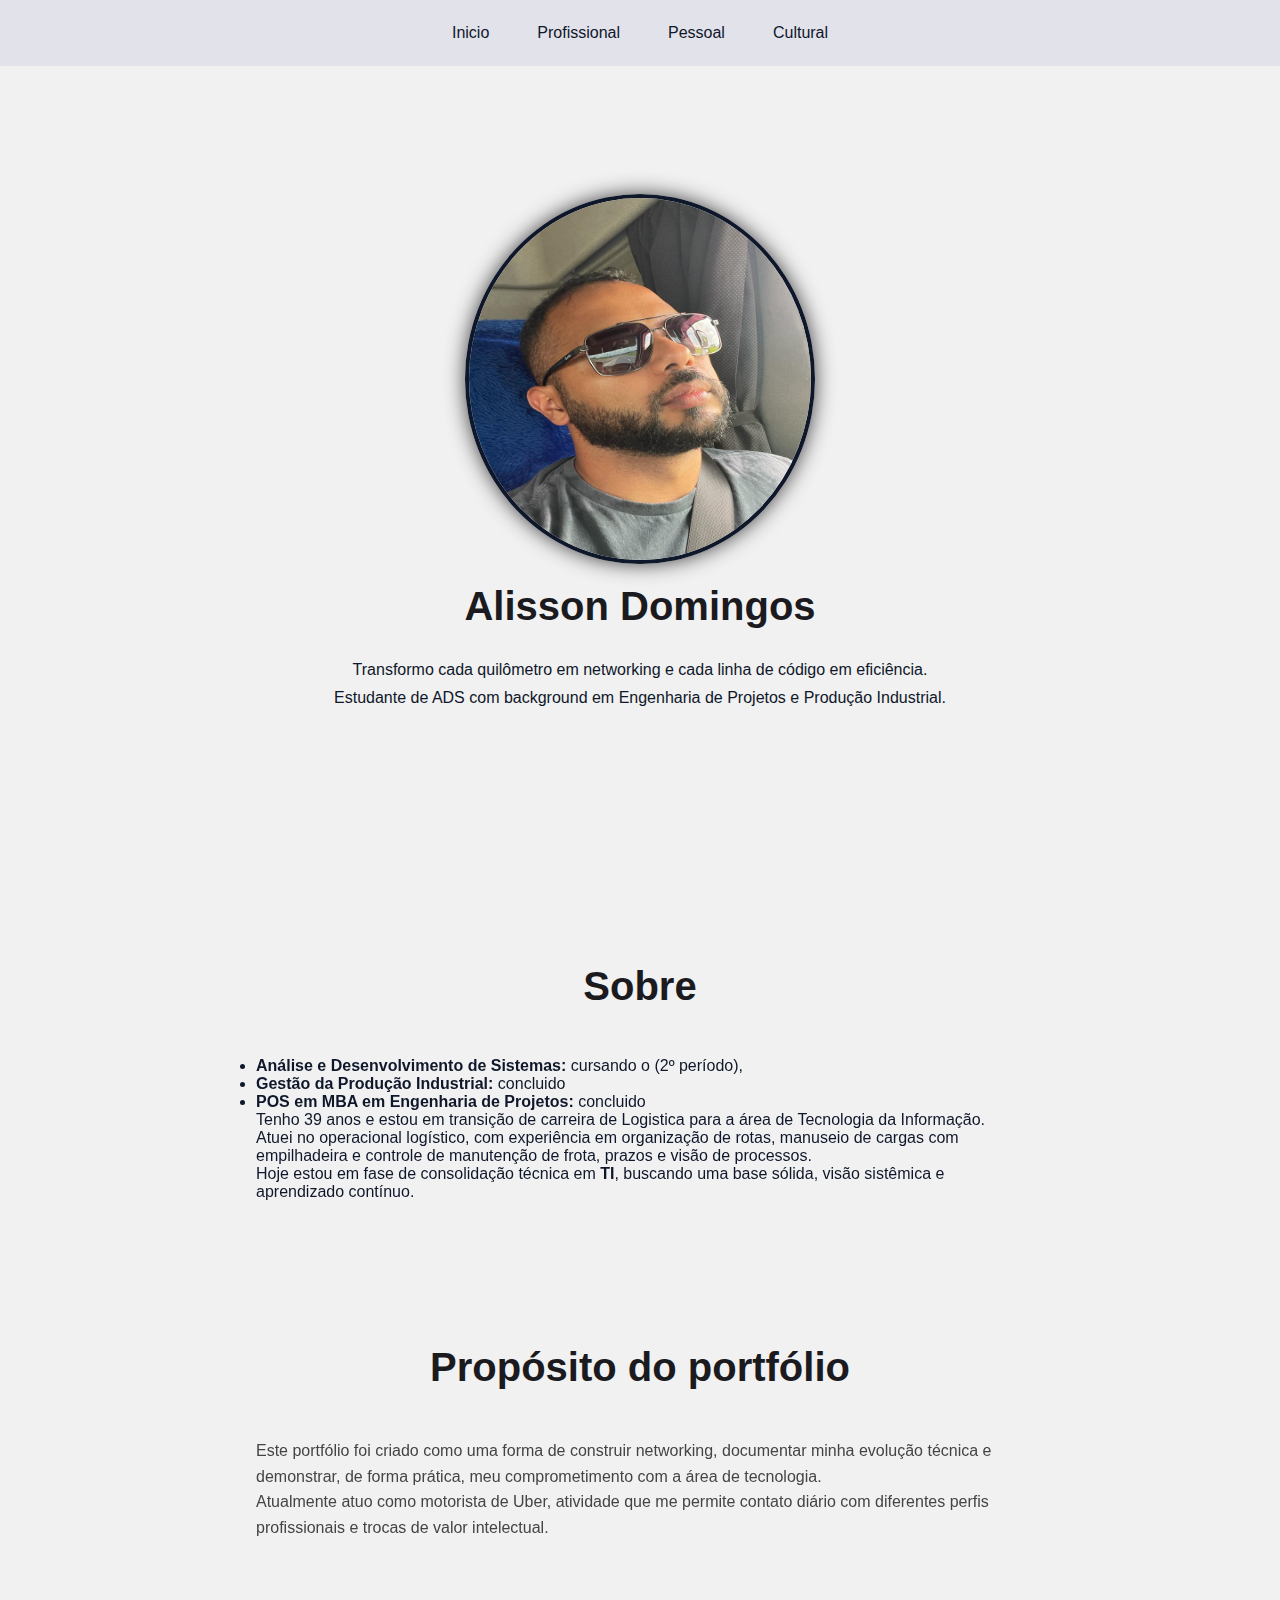
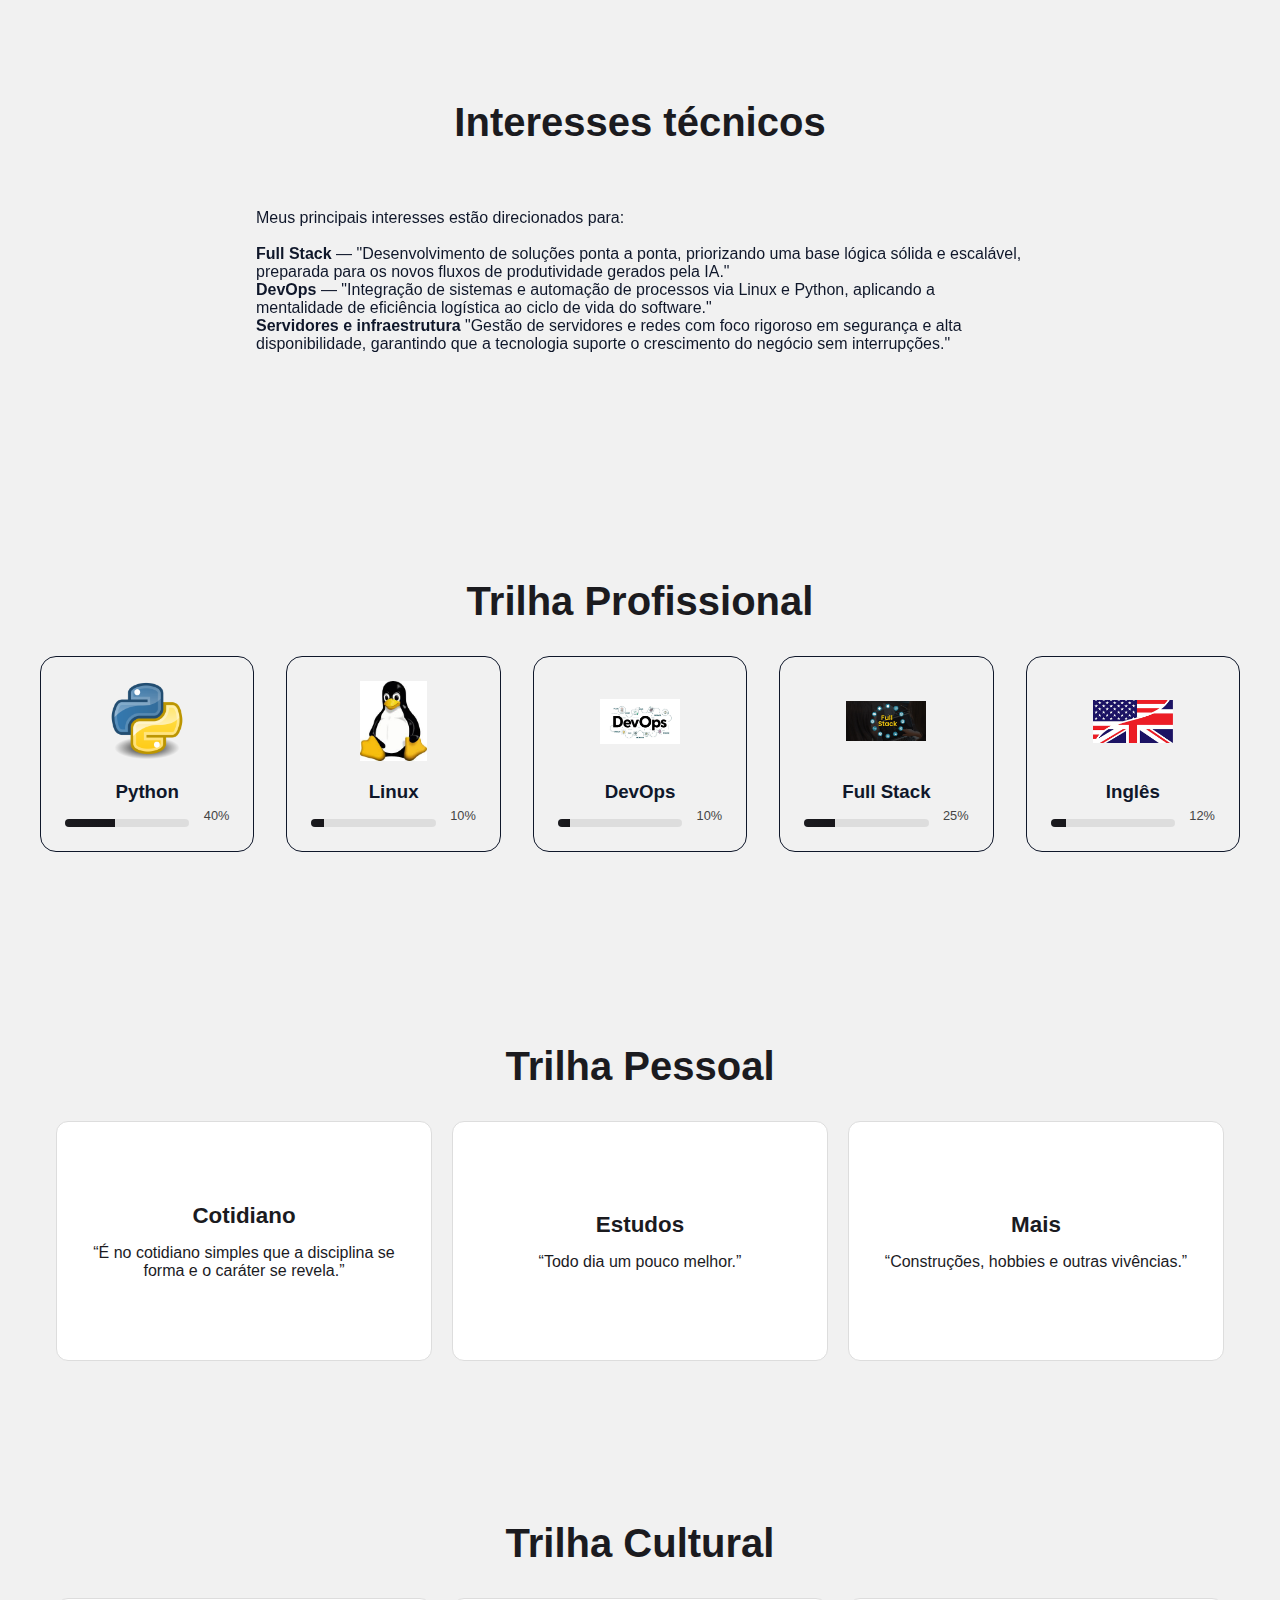
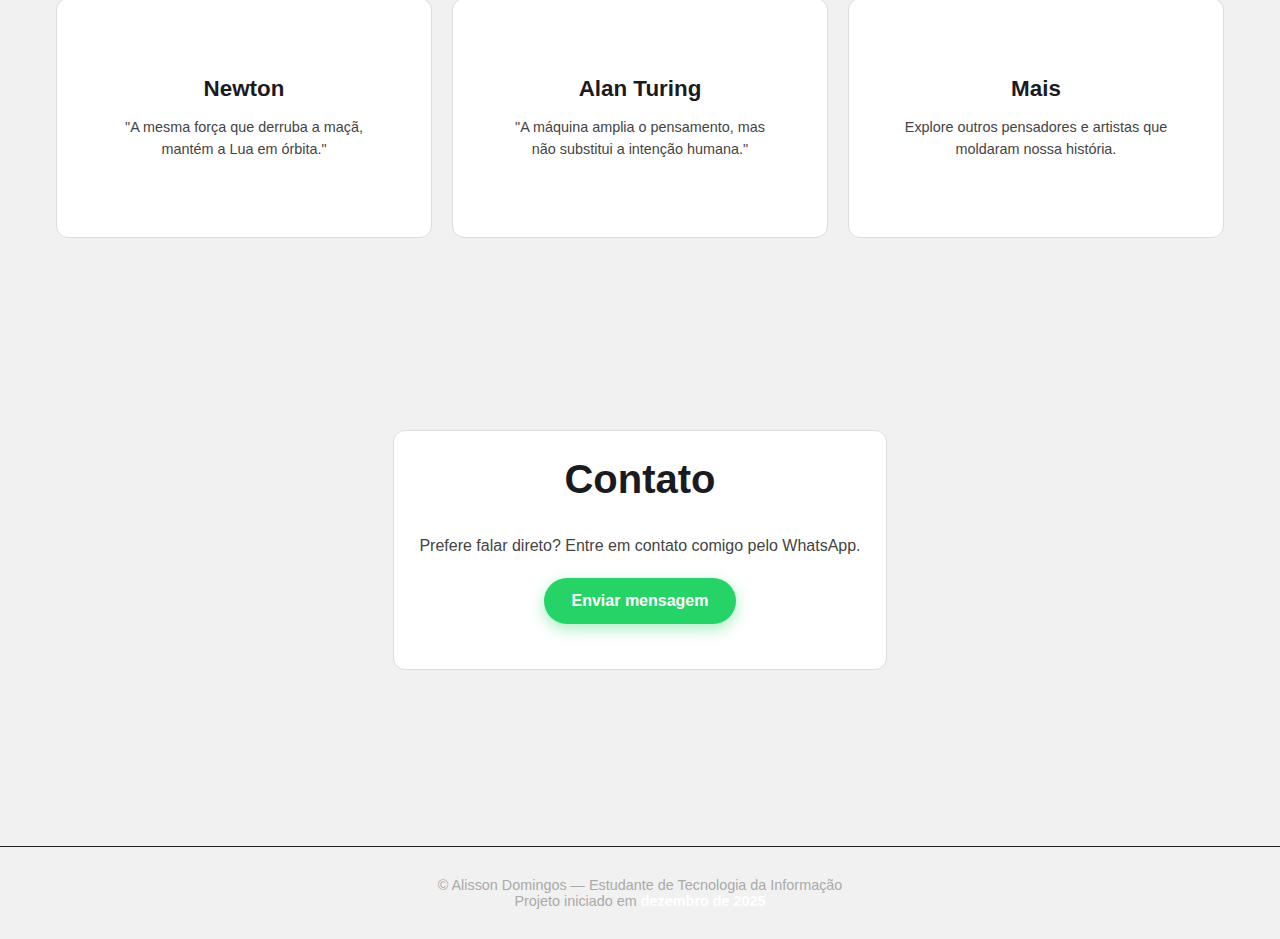
<file: index.html>
<!DOCTYPE html>
<html lang="pt-br">

<head>
    <meta charset="UTF-8">
    <meta name="viewport" content="width=device-width, initial-scale=1.0">
    <link rel="stylesheet" href="styles.css">
    <title>Alisson | Portifólio</title>
</head>

<body>

    <nav class="navegacao">
        <ul class="menu">
            <li>
                <a href="index.html" class="menu-link">Inicio</a>
            </li>
            <li>
                <a href="profissional.html" class="menu-link">Profissional</a>
            </li>
            <li>
                <a href="pessoal.html" class="menu-link">Pessoal</a>
            </li>
            <li>
                <a href="cultural.html" class="menu-link">Cultural</a>
            </li>


        </ul>

    </nav>

    <main class="cabecalho">
        <img src="./img/fotoperfil.jpeg" alt="Alisson Domingos" class="foto-perfil">

        <!-- Destaque do Nome -->
        <h1 class="titulo-1">Alisson Domingos</h1>

        <!-- O Pitch de Elevador (O que você faz) -->
        <p class="titulo-3" style="color: var(--escuro); max-width: 700px; margin: 0 auto 10px;">
            Transformo cada quilômetro em networking e cada linha de código em eficiência.
        </p>

        <!-- A Autoridade (Quem você é) -->
        <p class="texto-1">
            Estudante de ADS com background em Engenharia de Projetos e Produção Industrial.
        </p>
    </main>
    <!-- ======================================================== -->
    <section id="sobre" class="sobre">
        <h2 class="titulo-1">Sobre</h2>
        <div class="sobre-caixa">
            <p class="pp-txt">
            </p>
            <ul>
                <li><b>Análise e Desenvolvimento de Sistemas:</b> cursando o (2º período),<br></li>
                <li><b>Gestão da Produção Industrial: </b> concluido<br></li>
                <li><b> POS em MBA em Engenharia de Projetos:</b> concluido<br></li>
                </p>
            </ul>
            Tenho 39 anos e estou em transição de carreira de Logistica para a área de Tecnologia da Informação.<br>
            <p>Atuei no operacional logístico, com experiência em organização de rotas, manuseio de cargas com
                empilhadeira e controle de manutenção de frota, prazos e visão de
                processos.
                <br>Hoje estou em fase de consolidação técnica em<b> TI</b>, buscando uma base sólida, visão sistêmica e
                aprendizado contínuo.
            </p>
            </p>
        </div>
    </section>


    <section id="sobre" class="sobre">
        <h2 class="titulo-1">Propósito do portfólio</h2>
        <div class="sobre-caixa">
            <p class="p-txt">
                Este portfólio foi criado como uma forma de construir
                networking, documentar minha evolução técnica e demonstrar, de forma prática, meu comprometimento com a
                área de tecnologia.<br>
                Atualmente atuo como motorista de Uber, atividade que me permite contato diário com diferentes perfis
                profissionais e trocas de valor intelectual.
            </p>
        </div>
    </section>


    <section id="sobre" class="sobre">
        <h2 class="titulo-1"> Interesses técnicos</h2>
        <div class="sobre-caixa">
            <p class="p-txt">
            <p text-align: center;> Meus principais interesses estão direcionados para: </p><br>

            <p><b>Full Stack </b>— "Desenvolvimento de soluções ponta a ponta, priorizando uma base lógica sólida e
                escalável,
                preparada para os novos fluxos de produtividade gerados pela IA."</p>

            <p><b>DevOps </b>— "Integração de sistemas e automação de processos via Linux e Python, aplicando a
                mentalidade de eficiência logística ao ciclo de vida do software."</p>

            <b>Servidores e infraestrutura</b> "Gestão de servidores e redes com foco rigoroso em segurança e alta
            disponibilidade, garantindo que a tecnologia suporte o crescimento do negócio sem interrupções."
            </p>
        </div>


    </section>
    <br>
    <!-- ================= TRILHA PROFISSIONAL ================= -->

    <section class="trilha-profissional">

        <h2 class="titulo-1">Trilha Profissional</h2>

        <div class="colunas-tecnicas">

            <!-- Python -->
            <a href="profissional.html" class="coluna">
                <img src="./img/Python.png" alt="Python">
                <h3>Python</h3>
                <div class="linha-progresso">
                    <div class="barra">
                        <div class="progresso" style="width: 40%"></div>
                    </div>
                    <span class="valor">40%</span>
                </div>

            </a>

            <!-- Linux -->
            <a href="profissional.html" class="coluna">
                <img src="./img/linux.jfif" alt="Linux">
                <h3>Linux</h3>
                <div class="linha-progresso">
                    <div class="barra">
                        <div class="progresso" style="width: 10%"></div>
                    </div>
                    <span class="valor">10%</span>
                </div>
            </a>

            <!-- DevOps -->
            <a href="profissional.html" class="coluna">
                <img src="./img/devops.jpg" alt="DevOps">
                <h3>DevOps</h3>
                <div class="linha-progresso">
                    <div class="barra">
                        <div class="progresso" style="width: 10%"></div>
                    </div>
                    <span class="valor">10%</span>
                </div>
            </a>

            <!-- Full Stack -->
            <a href="profissional.html" class="coluna">
                <img src="./img/full-stack.webp" alt="Full Stack">
                <h3>Full Stack</h3>
                <div class="linha-progresso">
                    <div class="barra">
                        <div class="progresso" style="width: 25%"></div>
                    </div>
                    <span class="valor">25%</span>
                </div>
            </a>
            <!-- Ingles -->
            <a href="profissional.html" class="coluna">
                <img src="./img/ingles.png" alt="ingles">
                <h3>Inglês</h3>
                <div class="linha-progresso">
                    <div class="barra">
                        <div class="progresso" style="width: 12%"></div>
                    </div>
                    <span class="valor">12%</span>
                </div>
            </a>

        </div>

    </section>

    <!-- ============================Trilha Pessoal============================ -->


    <section class="python-evolucao">
        <h2 class="titulo-1">Trilha Pessoal</h2>

        <div class="grid-geral">

            <!-- Card Cotidiano -->
            <a href="pessoal.html" class="card-base card-index">
                <h3 class="titulo-card">Cotidiano</h3>
                <p class="texto-1">“É no cotidiano simples que a disciplina se forma e o caráter se revela.”</p>
            </a>

            <!-- Card Estudos -->
            <a href="pessoal.html" class="card-base card-index">
                <h3 class="titulo-card">Estudos</h3>
                <p class="texto-1">“Todo dia um pouco melhor.”</p>
            </a>



            <!-- Card Mais (Vou apontar para 'Caminhão' ou 'Serralheria' como exemplo) -->
            <a href="pessoal.html" class="card-base card-index">
                <h3 class="titulo-card">Mais</h3>
                <p class="texto-1">“Construções, hobbies e outras vivências.”</p>
            </a>

        </div>
    </section>


    <!-- ======================================================== -->


    <!-- ==========================Trilha Cultural============================== -->
    <section class="trilha-cultural" id="cultural">
        <h2 class="titulo-1">Trilha Cultural</h2>

        <div class="grid-geral">

            <!-- Card 1 - Newton -->
            <a href="cultural.html" class="card-base card-index">
                <div class="conteudo-cultura">
                    <h3 class="titulo-card">Newton</h3>
                    <p class="texto-1">
                        "A mesma força que derruba a maçã, mantém a Lua em órbita."
                    </p>
                </div>
            </a>

            <!-- Card 2 - Alan Turing -->
            <a href="cultural.html" class="card-base card-index">
                <div class="conteudo-cultura">
                    <h3 class="titulo-card">Alan Turing</h3>
                    <p class="texto-1">
                        "A máquina amplia o pensamento, mas não substitui a intenção humana."
                    </p>
                </div>
            </a>



            <!-- Card 4 - Mais -->
            <a href="cultural.html" class="card-base card-index">
                <div class="conteudo-cultura">
                    <h3 class="titulo-card">Mais</h3>
                    <p class="texto-1">
                        Explore outros pensadores e artistas que moldaram nossa história.
                    </p>
                </div>
            </a>

        </div>
    </section>




    <!-- ======================================================== -->






    <section id="contato" class="contato">
        <div class="card-base card-index">
            <h2 class="titulo-1">Contato</h2>

            <p class="contato-texto">
                Prefere falar direto?
                Entre em contato comigo pelo WhatsApp.
            </p>

            <a href="https://wa.me/5541996859090?text=Olá%20Alisson,%20vi%20seu%20portfólio%20e%20gostaria%20de%20conversar."
                target="_blank" class="botao-whats">
                Enviar mensagem
            </a>
        </div>
    </section>

    <!-- ======================================================== -->

    <footer class="rodape">
        <p>
            © Alisson Domingos — Estudante de Tecnologia da Informação<br>
            Projeto iniciado em <strong>dezembro de 2025</strong>
        </p>
    </footer>



</body>

</html>
</file>
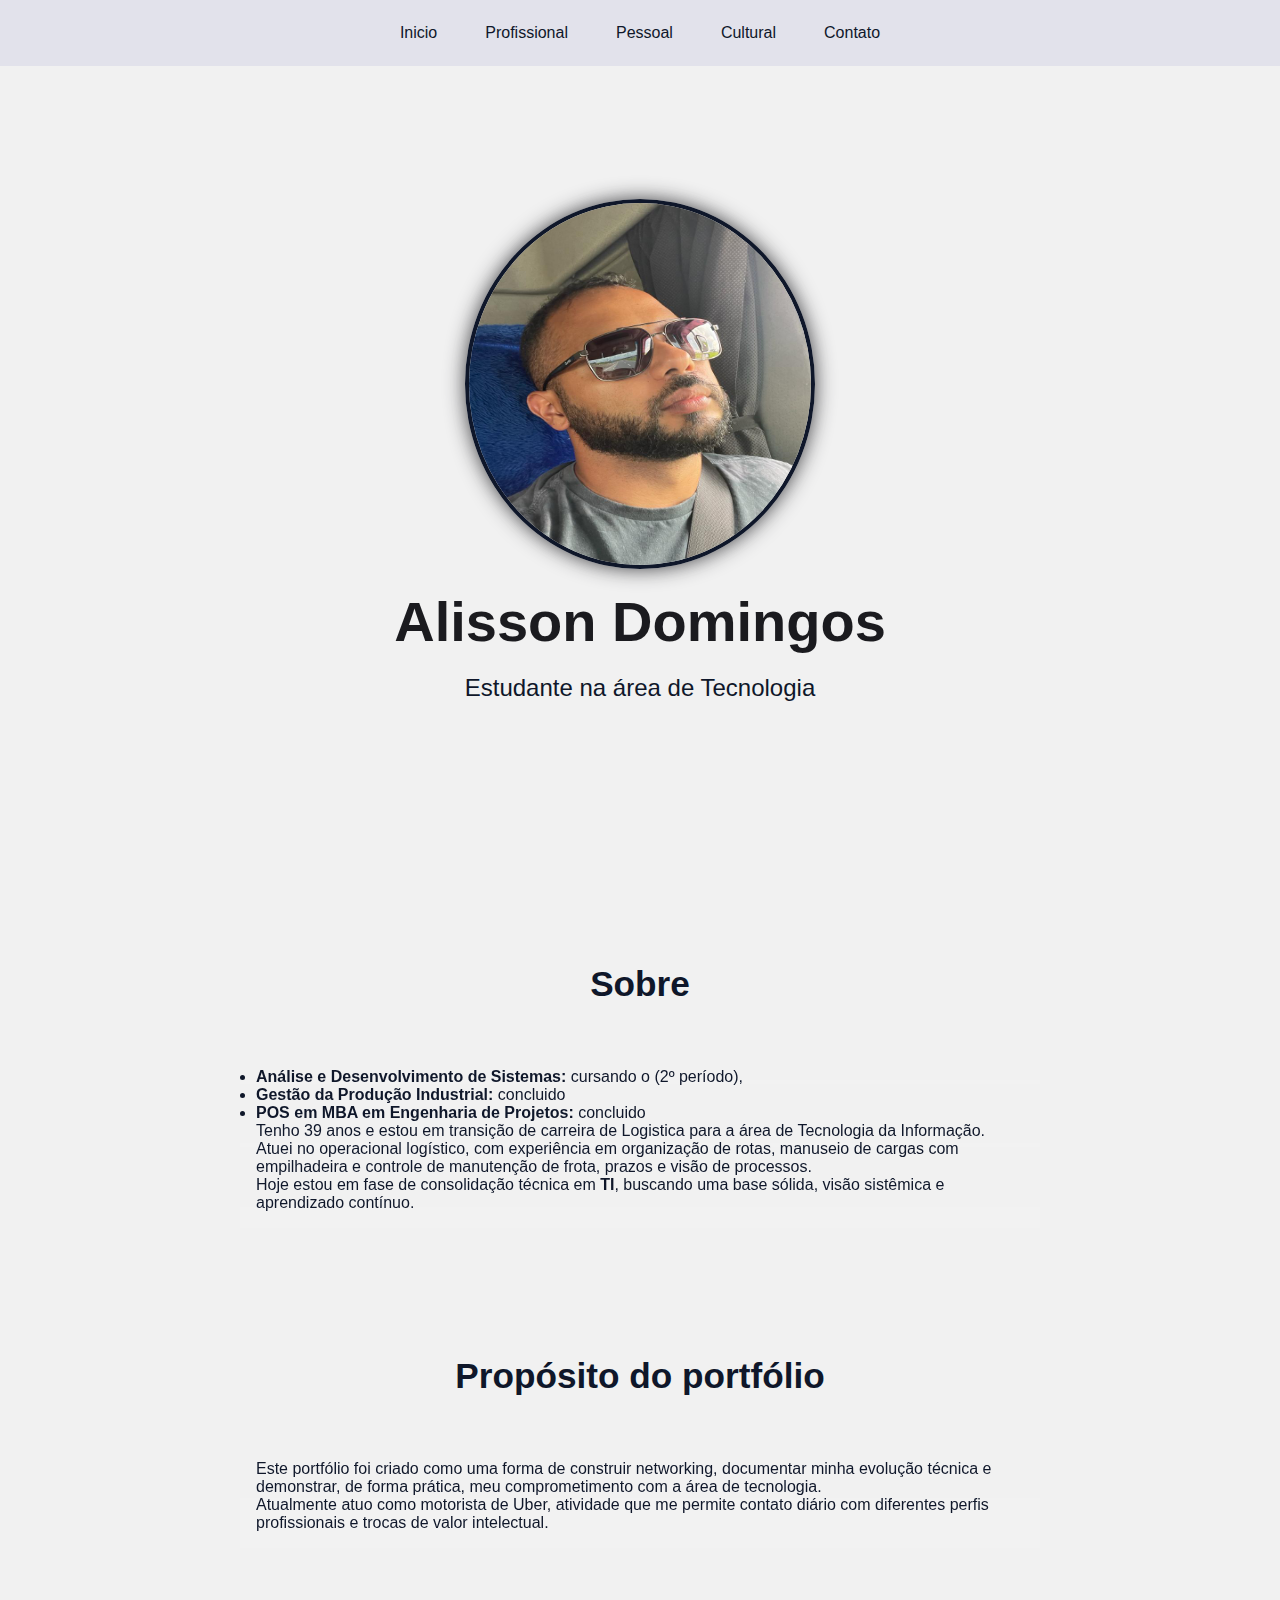
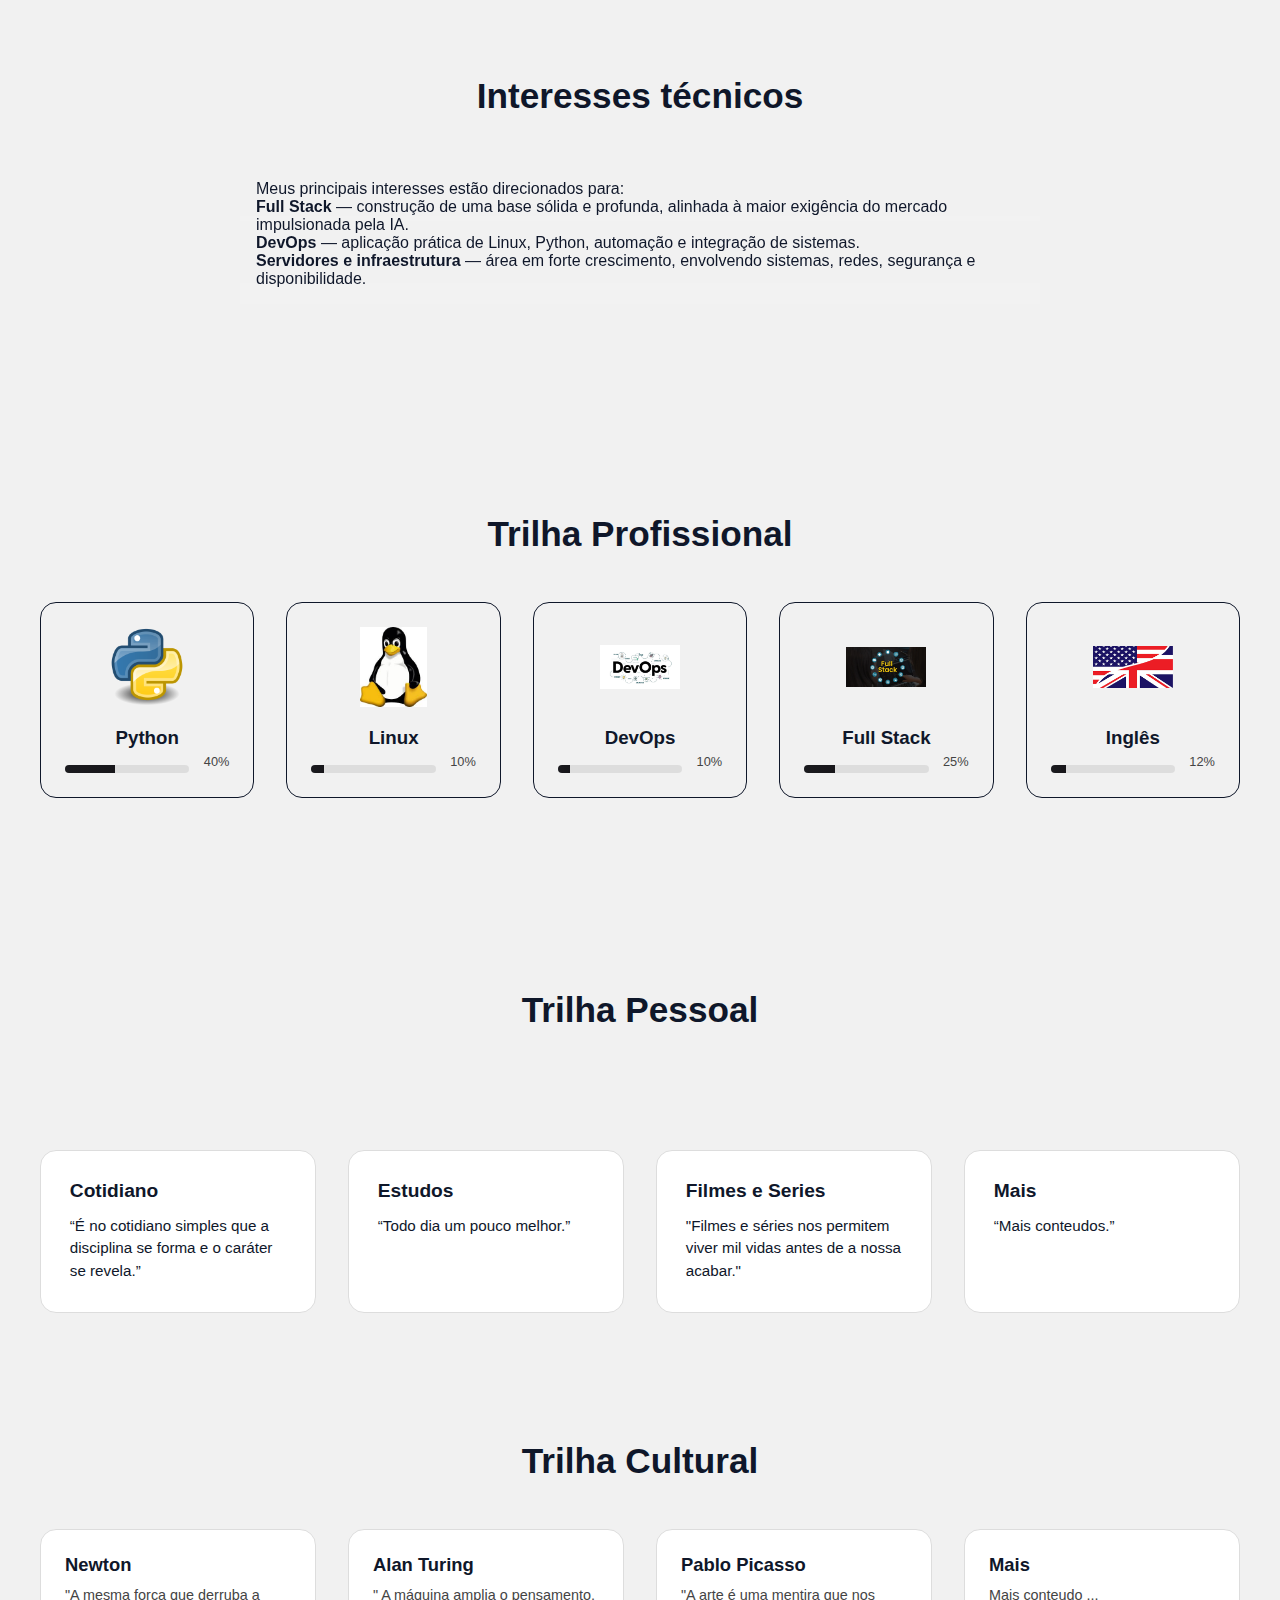
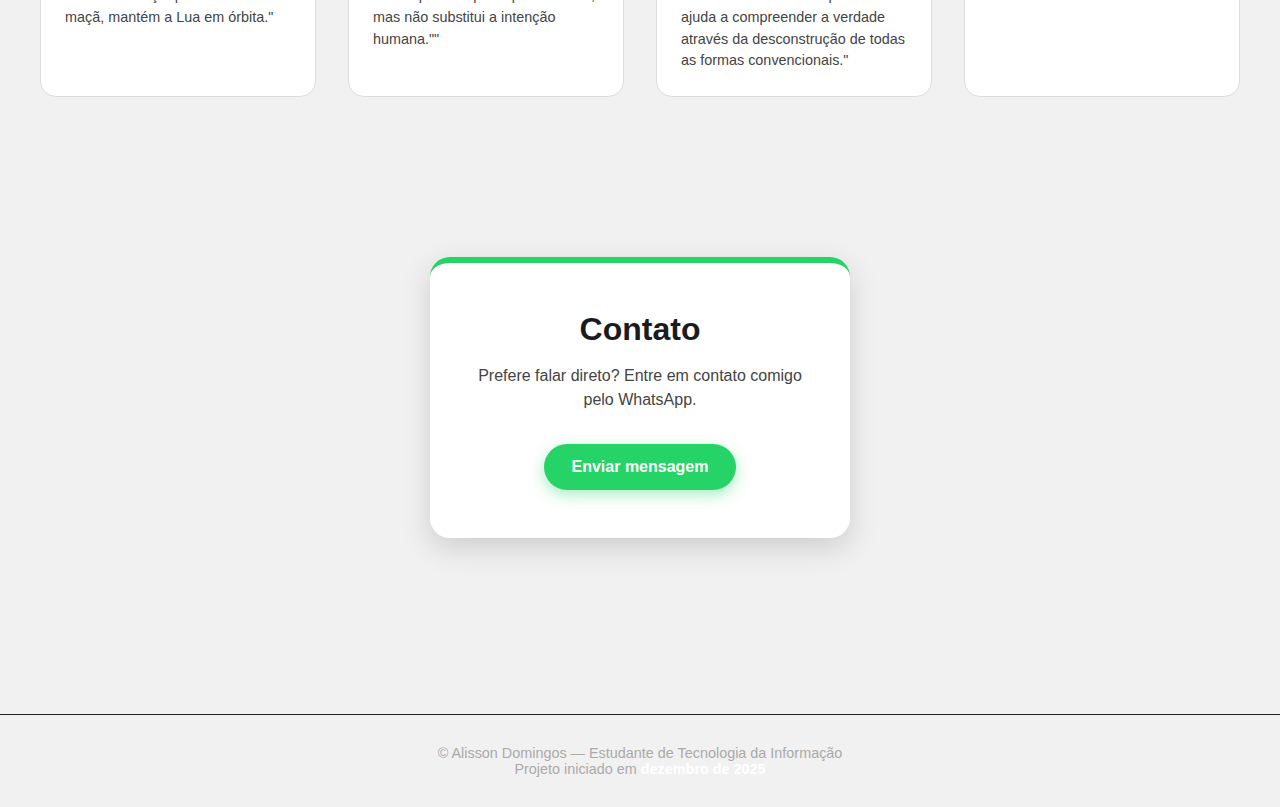
<file: Portifólio-Alisson/index.html>
<!DOCTYPE html>
<html lang="pt-br">

<head>
    <meta charset="UTF-8">
    <meta name="viewport" content="width=device-width, initial-scale=1.0">
    <link rel="stylesheet" href="styles.css">
    <title>Alisson | Portifólio</title>
</head>

<body>

    <nav class="navegacao">
        <ul class="menu">
            <li>
                <a href="#inicio" class="menu-link">Inicio</a>
            </li>
            <li>
                <a href="#profissional" class="menu-link">Profissional</a>
            </li>
            <li>
                <a href="#pessoal" class="menu-link">Pessoal</a>
            </li>
            <li>
                <a href="cultural" class="menu-link">Cultural</a>
            </li>
            <li>
                <a href="contato" class="menu-link">Contato</a>
            </li>

        </ul>

    </nav>

    <main id="inicio" class="cabecalho">
        <img src="./img/fotoperfil.jpeg" alt="Foto de Alisson" class="foto-perfil">
        <h1>Alisson Domingos</h1>
        <p class="cabecalho-sub-titulo">Estudante na área de Tecnologia</p>

    </main>
    <!-- ======================================================== -->
    <section id="sobre" class="sobre">
        <h2 class="secao-titulo">Sobre</h2>
        <div class="sobre-caixa">
            <p class=" sobre-paragrafo">
            </p>
            <ul>
                <li><b>Análise e Desenvolvimento de Sistemas:</b> cursando o (2º período),<br></li>
                <li><b>Gestão da Produção Industrial: </b> concluido<br></li>
                <li><b> POS em MBA em Engenharia de Projetos:</b> concluido<br></li>
                </p>
            </ul>
            Tenho 39 anos e estou em transição de carreira de Logistica para a área de Tecnologia da Informação.<br>
            <p>Atuei no operacional logístico, com experiência em organização de rotas, manuseio de cargas com
                empilhadeira e controle de manutenção de frota, prazos e visão de
                processos.
                <br>Hoje estou em fase de consolidação técnica em<b> TI</b>, buscando uma base sólida, visão sistêmica e
                aprendizado contínuo.
            </p>
            </p>
        </div>
    </section>


    <section id="sobre" class="sobre">
        <h2 class="secao-titulo">Propósito do portfólio</h2>
        <div class="sobre-caixa">
            <p class=" sobre-paragrafo">
                Este portfólio foi criado como uma forma de construir
                networking, documentar minha evolução técnica e demonstrar, de forma prática, meu comprometimento com a
                área de tecnologia.<br>
                Atualmente atuo como motorista de Uber, atividade que me permite contato diário com diferentes perfis
                profissionais e trocas de valor intelectual.
            </p>
        </div>
    </section>


    <section id="sobre" class="sobre">
        <h2 class="secao-titulo"> Interesses técnicos</h2>
        <div class="sobre-caixa">
            <p class=" sobre-paragrafo">
            <p text-align: center;> Meus principais interesses estão direcionados para: </p>

            <p><b>Full Stack </b>— construção de uma base sólida e profunda, alinhada à maior exigência do mercado
                impulsionada pela IA.</p>

            <p><b>DevOps </b>— aplicação prática de Linux, Python, automação e integração de sistemas.</p>

            <b>Servidores e infraestrutura</b> — área em forte crescimento, envolvendo sistemas, redes, segurança e
            disponibilidade.
            </p>
        </div>


    </section>
    <br>
    <!-- ================= TRILHA PROFISSIONAL ================= -->

    <section class="trilha-profissional">

        <h2 class="secao-titulo">Trilha Profissional</h2>

        <div class="colunas-tecnicas">

            <!-- Python -->
            <a href="#profissional.html" class="coluna">
                <img src="./img/Python.png" alt="Python">
                <h3>Python</h3>
                <div class="linha-progresso">
                    <div class="barra">
                        <div class="progresso" style="width: 40%"></div>
                    </div>
                    <span class="valor">40%</span>
                </div>

            </a>

            <!-- Linux -->
            <a href="#linux" class="coluna">
                <img src="./img/linux.jfif" alt="Linux">
                <h3>Linux</h3>
                <div class="linha-progresso">
                    <div class="barra">
                        <div class="progresso" style="width: 10%"></div>
                    </div>
                    <span class="valor">10%</span>
                </div>
            </a>

            <!-- DevOps -->
            <a href="#devops" class="coluna">
                <img src="./img/devops.jpg" alt="DevOps">
                <h3>DevOps</h3>
                <div class="linha-progresso">
                    <div class="barra">
                        <div class="progresso" style="width: 10%"></div>
                    </div>
                    <span class="valor">10%</span>
                </div>
            </a>

            <!-- Full Stack -->
            <a href="#fullstack" class="coluna">
                <img src="./img/full-stack.webp" alt="Full Stack">
                <h3>Full Stack</h3>
                <div class="linha-progresso">
                    <div class="barra">
                        <div class="progresso" style="width: 25%"></div>
                    </div>
                    <span class="valor">25%</span>
                </div>
            </a>
            <!-- Ingles -->
            <a href="#ingles" class="coluna">
                <img src="./img/ingles.png" alt="ingles">
                <h3>Inglês</h3>
                <div class="linha-progresso">
                    <div class="barra">
                        <div class="progresso" style="width: 12%"></div>
                    </div>
                    <span class="valor">12%</span>
                </div>
            </a>

        </div>

    </section>

    <!-- ============================Trilha Pessoal============================ -->


    <section class="python-evolucao">
        <h2 class="secao-titulo">Trilha Pessoal</h2>

        <div class="evolucao-grid">

            <!-- Card Trilha Pessoal - Cotidiano -->
            <div class="evolucao-card">
                <h3>Cotidiano</h3>
                <p>
                    “É no cotidiano simples que a disciplina se forma e o caráter se revela.”
                </p>
            </div>

            <!-- Card Trilha Pessoal - Estudos -->
            <div class="evolucao-card">
                <h3>Estudos</h3>
                <p>
                    “Todo dia um pouco melhor.”
                </p>
            </div>

            <!-- Card Trilha Pessoal - Filmes e Series -->
            <div class="evolucao-card">
                <h3>Filmes e Series</h3>
                <p>
                    "Filmes e séries nos permitem viver mil vidas antes de a nossa acabar."
                </p>
            </div>

            <!-- Card Trilha Pessoal - Mais -->
            <div class="evolucao-card">
                <h3>Mais</h3>
                <p>
                    “Mais conteudos.”
                </p>
            </div>






        </div>
    </section>


    <!-- ======================================================== -->


    <!-- ==========================Trilha Cultural============================== -->
    <section class="trilha-cultural" id="cultural">
        <h2 class="secao-titulo">Trilha Cultural</h2>

        <div class="cultura-grid">

            <!-- Card 1 - Newton -->
            <a href="#newton" class="cultura-card">
                <alt="Sócrates">
                    <div class="conteudo-cultura">
                        <h3 class="nome-cultura">Newton</h3>
                        <p>
                            "A mesma força que derruba a maçã, mantém a Lua em órbita."
                        </p>
                    </div>
            </a>

            <!-- Card 2 - Alan Turing -->
            <a href="#alan-turing" class="cultura-card">
                <alt="alan-turing">
                    <div class="conteudo-cultura">
                        <h3 class="nome-cultura">Alan Turing</h3>
                        <p>
                            " A máquina amplia o pensamento, mas não substitui a intenção humana.""
                        </p>
                    </div>
            </a>

            <!-- Card 3 - Pablo Picasso -->
            <a href="#picasso" class="cultura-card">
                <alt="pablo-picasso">
                    <div class="conteudo-cultura">
                        <h3 class="nome-cultura">Pablo Picasso</h3>
                        <p>
                            "A arte é uma mentira que nos ajuda a compreender a verdade através da desconstrução de
                            todas as formas convencionais."
                        </p>
                    </div>
            </a>

            <!-- Card 4 - Mais  -->
            <a href="#cultura" class="cultura-card">
                <alt="mais">
                    <div class="conteudo-cultura">
                        <h3 class="nome-cultura">Mais</h3>
                        <p>
                            Mais conteudo ...
                        </p>
                    </div>
            </a>

        </div>
    </section>




    <!-- ======================================================== -->






    <section id="contato" class="contato">
        <div class="contato-card">
            <h2 class="contato-titulo">Contato</h2>

            <p class="contato-texto">
                Prefere falar direto?
                Entre em contato comigo pelo WhatsApp.
            </p>

            <a href="https://wa.me/5541996859090?text=Olá%20Alisson,%20vi%20seu%20portfólio%20e%20gostaria%20de%20conversar."
                target="_blank" class="botao-whats">
                Enviar mensagem
            </a>
        </div>
    </section>

    <!-- ======================================================== -->

    <footer class="rodape">
        <p>
            © Alisson Domingos — Estudante de Tecnologia da Informação<br>
            Projeto iniciado em <strong>dezembro de 2025</strong>
        </p>
    </footer>



</body>

</html>
</file>
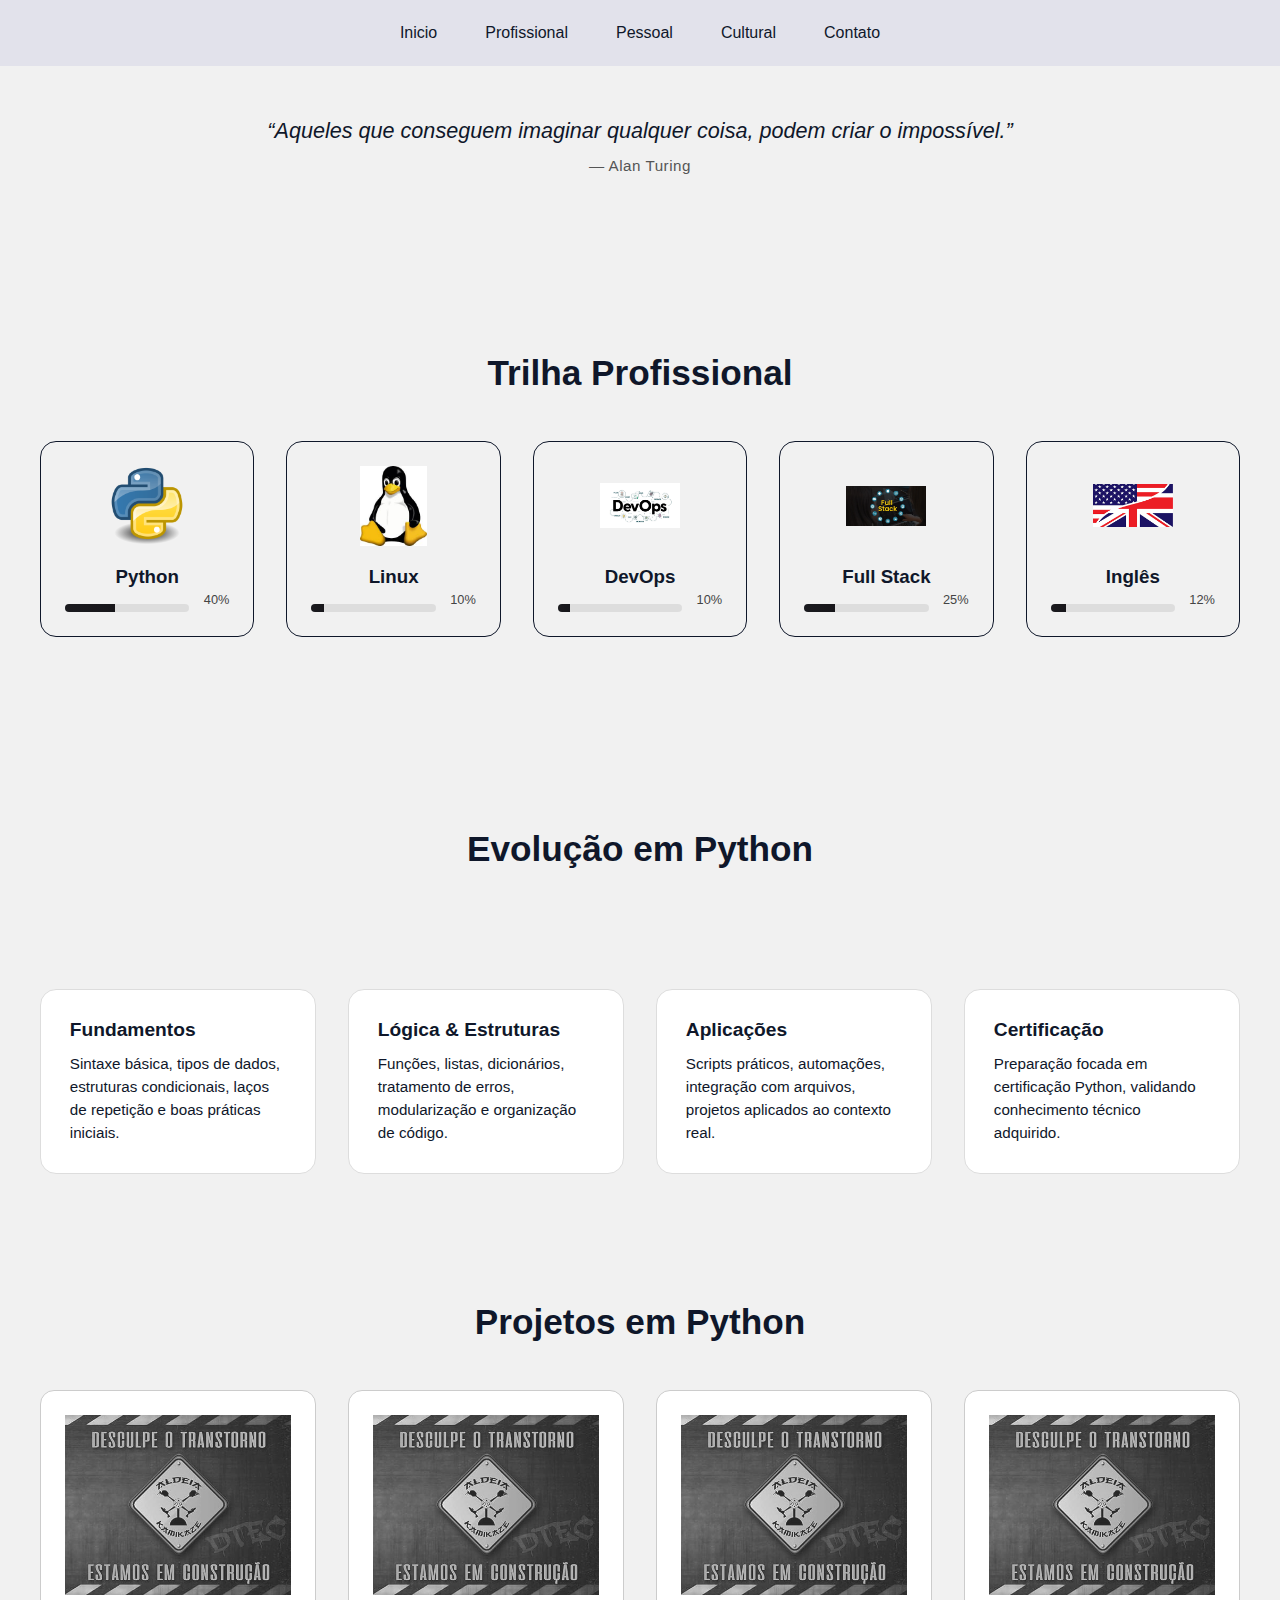
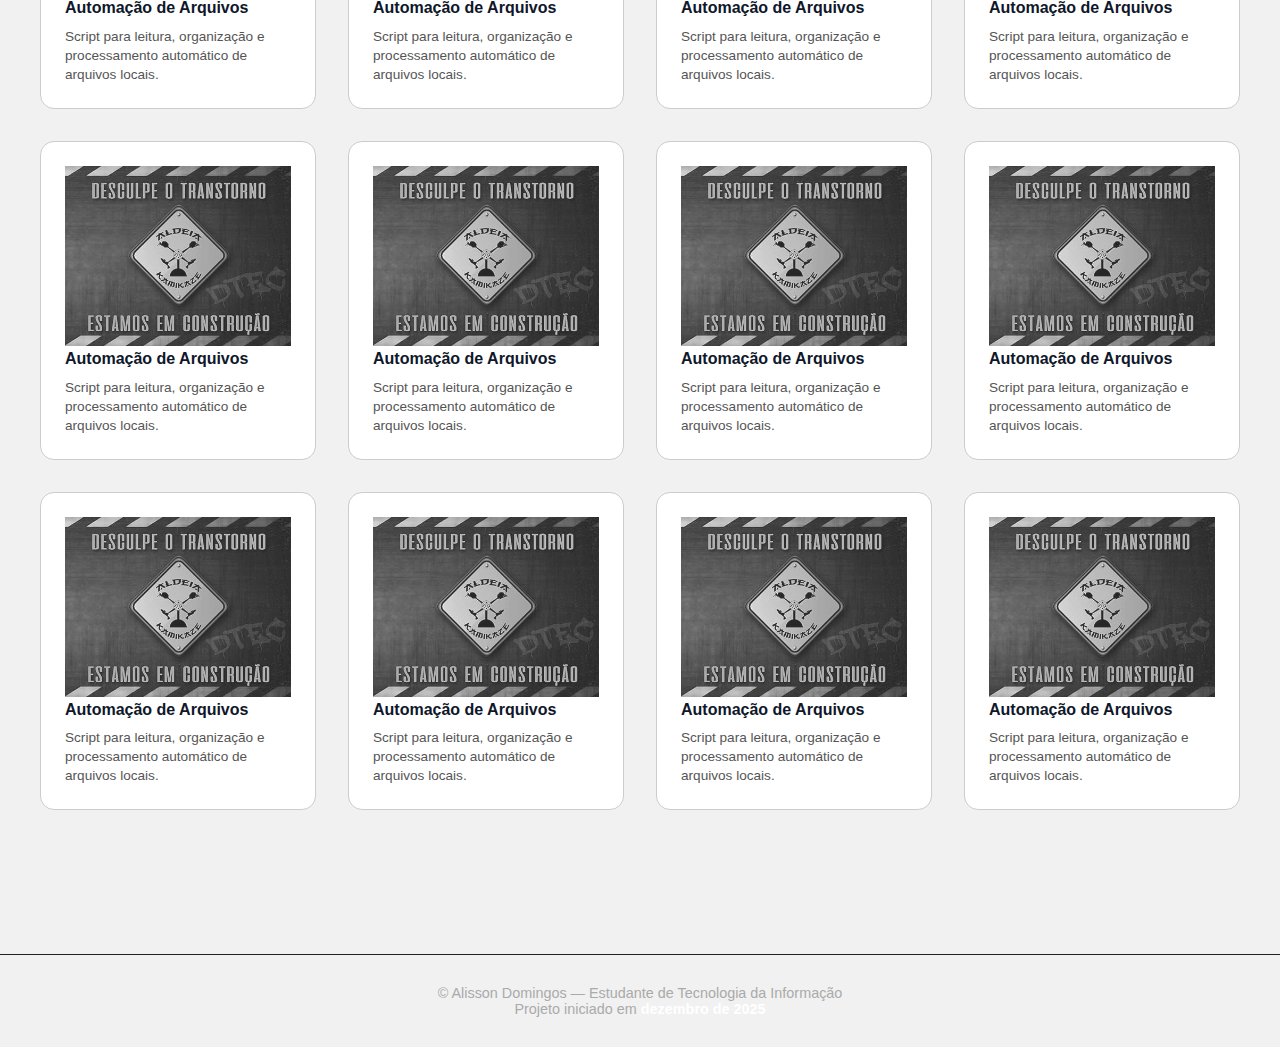
<file: profissional.html>
<!DOCTYPE html>
<html lang="pt-br">

<head>
    <meta charset="UTF-8">
    <meta name="viewport" content="width=device-width, initial-scale=1.0">
    <link rel="stylesheet" href="styles.css">
    <title>Alisson | Portifólio</title>
</head>

<body>

    <nav class="navegacao">
        <ul class="menu">
            <li>
                <a href="#inicio" class="menu-link">Inicio</a>
            </li>
            <li>
                <a href="#profissional" class="menu-link">Profissional</a>
            </li>
            <li>
                <a href="#pessoal" class="menu-link">Pessoal</a>
            </li>
            <li>
                <a href="cultural" class="menu-link">Cultural</a>
            </li>
            <li>
                <a href="contato" class="menu-link">Contato</a>
            </li>

        </ul>

    </nav>

    <br><br><br>
    <section class="frase-tecnologia">
        <p>
            “Aqueles que conseguem imaginar qualquer coisa, podem criar o impossível.”
        </p>
        <span>— Alan Turing</span>
    </section><br>

    <!-- ================= TRILHA PROFISSIONAL ================= -->

    <section class="trilha-profissional">

        <h2 class="secao-titulo">Trilha Profissional</h2>

        <div class="colunas-tecnicas">

            <!-- Python -->
            <a href="#python" class="coluna">
                <img src="./img/Python.png" alt="Python">
                <h3>Python</h3>
                <div class="linha-progresso">
                    <div class="barra">
                        <div class="progresso" style="width: 40%"></div>
                    </div>
                    <span class="valor">40%</span>
                </div>
            </a>

            <!-- Linux -->
            <a href="#linux" class="coluna">
                <img src="./img/linux.jfif" alt="Linux">
                <h3>Linux</h3>
                <div class="linha-progresso">
                    <div class="barra">
                        <div class="progresso" style="width: 10%"></div>
                    </div>
                    <span class="valor">10%</span>
                </div>
            </a>

            <!-- DevOps -->
            <a href="#devops" class="coluna">
                <img src="./img/devops.jpg" alt="DevOps">
                <h3>DevOps</h3>
                <div class="linha-progresso">
                    <div class="barra">
                        <div class="progresso" style="width: 10%"></div>
                    </div>
                    <span class="valor">10%</span>
                </div>
            </a>

            <!-- Full Stack -->
            <a href="#fullstack" class="coluna">
                <img src="./img/full-stack.webp" alt="Full Stack">
                <h3>Full Stack</h3>
                <div class="linha-progresso">
                    <div class="barra">
                        <div class="progresso" style="width: 25%"></div>
                    </div>
                    <span class="valor">25%</span>
                </div>
            </a>

            <!-- Servidores -->
            <a href="#ingles" class="coluna">
                <img src="./img/ingles.png" alt="Ingles">
                <h3>Inglês</h3>
                <div class="linha-progresso">
                    <div class="barra">
                        <div class="progresso" style="width: 12%"></div>
                    </div>
                    <span class="valor">12%</span>
                </div>
            </a>

        </div>

    </section>

    <!-- ======================================================== -->

    <section class="python-evolucao">
        <h2 class="secao-titulo">Evolução em Python</h2>

        <div class="evolucao-grid">
            <div class="evolucao-card">
                <h3>Fundamentos</h3>
                <p>
                    Sintaxe básica, tipos de dados, estruturas condicionais,
                    laços de repetição e boas práticas iniciais.
                </p>
            </div>

            <div class="evolucao-card">
                <h3>Lógica & Estruturas</h3>
                <p>
                    Funções, listas, dicionários, tratamento de erros,
                    modularização e organização de código.
                </p>
            </div>

            <div class="evolucao-card">
                <h3>Aplicações</h3>
                <p>
                    Scripts práticos, automações, integração com arquivos,
                    projetos aplicados ao contexto real.
                </p>
            </div>

            <div class="evolucao-card">
                <h3>Certificação</h3>
                <p>
                    Preparação focada em certificação Python,
                    validando conhecimento técnico adquirido.
                </p>
            </div>
        </div>
    </section>

    <section class="python-projetos">
        <h2 class="secao-titulo">Projetos em Python</h2>

        <div class="projetos-python-grid">

            <div class="projeto-python-card">
                <img src="./img/em-construcao.jpg" alt="Projeto em construção">
                <div class="conteudo-projeto">
                    <h4>Automação de Arquivos</h4>
                    <p>
                        Script para leitura, organização e processamento
                        automático de arquivos locais.
                    </p>
                </div>
            </div>

            <div class="projeto-python-card">
                <img src="./img/em-construcao.jpg" alt="Projeto em construção">
                <div class="conteudo-projeto">
                    <h4>Automação de Arquivos</h4>
                    <p>
                        Script para leitura, organização e processamento
                        automático de arquivos locais.
                    </p>
                </div>
            </div>


            <div class="projeto-python-card">
                <img src="./img/em-construcao.jpg" alt="Projeto em construção">
                <div class="conteudo-projeto">
                    <h4>Automação de Arquivos</h4>
                    <p>
                        Script para leitura, organização e processamento
                        automático de arquivos locais.
                    </p>
                </div>
            </div>




            <div class="projeto-python-card">
                <img src="./img/em-construcao.jpg" alt="Projeto em construção">
                <div class="conteudo-projeto">
                    <h4>Automação de Arquivos</h4>
                    <p>
                        Script para leitura, organização e processamento
                        automático de arquivos locais.
                    </p>
                </div>
            </div>

            <div class="projeto-python-card">
                <img src="./img/em-construcao.jpg" alt="Projeto em construção">
                <div class="conteudo-projeto">
                    <h4>Automação de Arquivos</h4>
                    <p>
                        Script para leitura, organização e processamento
                        automático de arquivos locais.
                    </p>
                </div>
            </div>

            <div class="projeto-python-card">
                <img src="./img/em-construcao.jpg" alt="Projeto em construção">
                <div class="conteudo-projeto">
                    <h4>Automação de Arquivos</h4>
                    <p>
                        Script para leitura, organização e processamento
                        automático de arquivos locais.
                    </p>
                </div>
            </div>


            <div class="projeto-python-card">
                <img src="./img/em-construcao.jpg" alt="Projeto em construção">
                <div class="conteudo-projeto">
                    <h4>Automação de Arquivos</h4>
                    <p>
                        Script para leitura, organização e processamento
                        automático de arquivos locais.
                    </p>
                </div>
            </div>

            <div class="projeto-python-card">
                <img src="./img/em-construcao.jpg" alt="Projeto em construção">
                <div class="conteudo-projeto">
                    <h4>Automação de Arquivos</h4>
                    <p>
                        Script para leitura, organização e processamento
                        automático de arquivos locais.
                    </p>
                </div>
            </div>

            <div class="projeto-python-card">
                <img src="./img/em-construcao.jpg" alt="Projeto em construção">
                <div class="conteudo-projeto">
                    <h4>Automação de Arquivos</h4>
                    <p>
                        Script para leitura, organização e processamento
                        automático de arquivos locais.
                    </p>
                </div>
            </div>
            <div class="projeto-python-card">
                <img src="./img/em-construcao.jpg" alt="Projeto em construção">
                <div class="conteudo-projeto">
                    <h4>Automação de Arquivos</h4>
                    <p>
                        Script para leitura, organização e processamento
                        automático de arquivos locais.
                    </p>
                </div>
            </div>
            <div class="projeto-python-card">
                <img src="./img/em-construcao.jpg" alt="Projeto em construção">
                <div class="conteudo-projeto">
                    <h4>Automação de Arquivos</h4>
                    <p>
                        Script para leitura, organização e processamento
                        automático de arquivos locais.
                    </p>
                </div>
            </div>
            <div class="projeto-python-card">
                <img src="./img/em-construcao.jpg" alt="Projeto em construção">
                <div class="conteudo-projeto">
                    <h4>Automação de Arquivos</h4>
                    <p>
                        Script para leitura, organização e processamento
                        automático de arquivos locais.
                    </p>
                </div>
            </div>



            <!-- Repita esse bloco até ter ~9 projetos -->

            <!-- Repita esse bloco até ter ~9 projetos -->

            <!-- Repita esse bloco até ter ~9 projetos -->

        </div>
    </section>


    <footer class="rodape">
        <p>
            © Alisson Domingos — Estudante de Tecnologia da Informação<br>
            Projeto iniciado em <strong>dezembro de 2025</strong>
        </p>
    </footer>


</body>

</html>
</file>
<file: styles.css>
* {
    margin: 0;
    padding: 0;
    box-sizing: border-box;
    font-family: 'segoe ui', 'Segoe UI', Tahoma, Geneva, Verdana, sans-serif
}



/* ========= INICIO DO REFATURAMENTO DO CODIGO ================ */

/* PADRÃO WORD - ESTILOS GLOBAIS */
.titulo-1 {
    font-size: 2.5rem;
    font-weight: bold;
    text-align: center;
    margin-bottom: 2rem;
    color: var(--primaria);
}

.ti {
    display: block;
    /* Garante que ele se comporte como uma linha inteira */
    width: 100%;
    /* Ocupa de um lado ao outro da tela */
    text-align: center;
    /* Agora o centro vai funcionar de verdade */
    font-size: 2.2rem;
    font-weight: 600;
    color: var(--escuro);
    margin-top: 3rem;
    margin-bottom: 2rem;
    clear: both;
    /* Evita que elementos flutuando (oat) fiquem do lado dele */
}

.p-txt {
    font-size: 1rem;
    line-height: 1.6;
    color: #444;
    margin-bottom: 1rem;
}


/* --- NOVO CARD BASE (Refatorado para Fotos) --- */
.card-base {
    position: relative;
    display: flex;
    flex-direction: column;
    padding: 25px;
    border-radius: 12px;
    border: 1px solid #ddd;
    background-color: #ffffff;
    /* Fundo padrão é BRANCO */
    color: #1b1b1f;
    /* Texto padrão é ESCURO */
    transition: transform 0.3s ease, box-shadow 0.3s ease;
    text-decoration: none;
    overflow: hidden;
    height: 100%;
}

/* O degradê agora é exclusivo para cards que têm a classe .card-foto ou .card-com-bg */
.card-foto::before,
.card-com-bg::before {
    content: "";
    position: absolute;
    top: 0;
    left: 0;
    width: 100%;
    height: 100%;
    /* Gradiente: transparente no topo, preto no fundo */
    background: linear-gradient(to top, rgba(0, 0, 0, 0.85) 0%, transparent 60%);
    z-index: 1;
}

/* Garante que o texto fique na frente da sombra */
.card-base h3,
.card-base p {
    position: relative;
    z-index: 2;
    margin: 0;
}

/* --- HOVER ÚNICO (Limpando as duplicatas) --- */
.card-base:hover {
    transform: translateY(-8px);
    /* Flutua um pouco mais alto */
    box-shadow: 0 12px 25px rgba(0, 0, 0, 0.3);
    border-color: #25d366;
    /* Opcional: borda brilha com o verde WhatsApp no hover */
}

/* --- ESTILO PARA CARDS QUE TÊM FOTO (Pessoal) --- */
.card-foto {
    min-height: 220px;
    background-size: cover;
    background-position: center;
    /* EFEITO CINZA: Todos começam cinza */
    filter: grayscale(100%);
    transition: all 0.5s ease;
    /* Transição suave para a cor voltar */
}

.card-foto:hover {
    filter: grayscale(0%);
    /* A cor volta quando passa o mouse */
    transform: scale(1.02);
    /* Leve aumento para destacar */
}

/* Ajuste para o texto dentro do card com foto */
.card-foto .t-s,
.card-foto .p-txt {
    color: white;
    /* Texto sempre branco nos cards com foto */
    text-shadow: 2px 2px 4px rgba(0, 0, 0, 0.9);
    /* Sombra forte para ler sobre a foto */
    z-index: 2;
}


/* Card com imagem de fundo */
.card-com-bg {
    background-size: cover;
    background-position: center;
    color: white;
    /* Texto branco para dar leitura sobre a foto */
    position: relative;
    overflow: hidden;
    min-height: 200px;
    display: flex;
    flex-direction: column;
    justify-content: flex-end;
    /* Joga o texto para o rodapé do card */
}

/* Camada escura para o texto não sumir na foto */
.card-com-bg::before {
    content: "";
    position: absolute;
    top: 0;
    left: 0;
    width: 100%;
    height: 100%;
    background: rgba(0, 0, 0, 0.4);
    /* Sombra preta transparente */
    z-index: 1;
}

/* Garante que o texto fique acima da sombra */
.card-com-bg h3,
.card-com-bg p {
    position: relative;
    z-index: 2;
}


/* A MÁGICA DO LADO A LADO */
.grid-geral {
    display: grid;
    /* Ativa o modo grade */

    /* Esta linha abaixo é o segredo do Responsivo:
        Ela diz: 'Crie quantas colunas couberem, desde que cada uma tenha no mínimo 280px'.
        Se a tela for pequena (celular), ele coloca 1 por linha. 
       Se for grande (PC), ele coloca 3 ou 4. */
    grid-template-columns: repeat(auto-fit, minmax(280px, 1fr));

    gap: 20px;
    /* Espaçamento entre os cards */
    width: 100%;
    max-width: 1200px;
    /* Largura máxima para não espalhar demais em monitores 4K */
    margin: 2rem auto;
    /* Centraliza a grid na página */
    padding: 0 1rem;
    /* Respiro nas laterais para não encostar na borda da tela */
}













/* ========= FIM DO REFATURAMENTO DO CODIGO ================ */
/*  Mudar essa font */

html {
    scroll-behavior: smooth;

}

:root {
    --primaria: #1b1b1f;
    --secundaria: #17161a;
    --escuro: #0f172a;
    --maisEscuro: #0a0f1c;
    --claro: #f1f1f1;
    --vidro: rgba(255, 255, 255, 0.5);
}

/*  Pesquisar outras opçoes de cores */

body {
    background-color: var(--claro);
    color: var(--escuro);
}


.navegacao {
    position: fixed;
    background: #e2e2eb;
    top: 0;
    padding: 1.5rem;
    width: 100%;
    z-index: 100;
}

.menu {
    display: flex;
    justify-content: center;
    list-style: none;
    gap: 3rem;
}

.menu-link {
    text-decoration: none;
    color: var(--escuro);
    font-weight: 500;
    position: relative;
    padding: 0.5rem 0;
}



.menu-link::after {
    content: '';
    height: 2px;
    width: 0;
    position: absolute;
    bottom: 0;
    left: 0;
    background: linear-gradient(50deg, var(--primaria), var(--secundaria));
    transition: width 0.5s ease;

}

/*  Menu principal superior - Efeito*/

.menu-link:hover::after {
    width: 100%;
}

/*  Efeito quando se coloca o cursor sobre o link */

.cabecalho {
    min-height: 100vh;
    display: flex;
    justify-content: center;
    align-items: center;
    flex-direction: column;
}

.foto-perfil {
    width: 350px;
    height: 370px;
    box-shadow: 0 0 20px rgba(46, 46, 49, 0.9);
    border-radius: 50%;
    border: 4px solid var(--escuro);
}

h1 {
    font-size: 3.5rem;
    color: var(--primaria);
    font-weight: bold;
    margin: 20px;
}

.cabecalho-sub-titulo {
    font-size: 1.5rem;
    color: --escuro;
    justify-content: center;
    align-items: center;
}


.sobre {
    padding: 4rem 10rem;


}

.sobre-titulo {
    font-size: 2.5rem;
    color: var(--escuro);
    text-align: center;
    margin-bottom: 5px;

}

.sobre-caixa {
    padding: 1rem;
    max-width: 800px;
    margin: 0 auto;

    border: 0px solid var(--maisEscuro);
    backdrop-filter: blur(80px);
    background: rgba(255, 255, 255, 0.05);
}

.sobre-paragrafo {
    text-align: left;
    font-size: 1rem;
    margin: 0 auto
}

/*.espaco-linhas {
    padding: 80rem;

}*/

.projetos {
    padding: 6rem 2rem;
}

.projeto-caixa {
    display: grid;
    grid-template-columns: repeat(auto-fit, minmax(250px, 500px));
    gap: 2rem;
    max-width: 1600px;

}

.projetos-card {
    background: rgba(255, 255, 255, 0.05);
    border-radius: 16px;
    backdrop-filter: blur(5px);
    border: 1px solid var(--escuro);
    overflow: hidden;
    transition: all 0.5s ease;

}

.projetos-titulo {
    text-align: center;
    font-size: 2.5rem;
    margin-bottom: 50px;

}

.projetos-card:hover {
    box-shadow: 0 10px 20px rgba(255, 255, 255, 0.5);
    transform: translateY(-10px) scale(1.03);

}

.projetos-imagem {
    height: 200px;
    width: 100%;
    object-fit: cover;


}

.carta-reflexao {
    position: relative;
    border-left: 3px solid #38bdf8;
}

.carta-topo {
    display: block;
    font-size: 0.75rem;
    color: #64748b;
    margin-bottom: 8px;
    text-transform: uppercase;
    letter-spacing: 0.08em;
}

.carta-reflexao .tese {
    color: #cbd5f5;
    font-size: 0.95rem;
    margin-bottom: 10px;
}

.carta-reflexao .pergunta {
    font-size: 0.85rem;
    font-style: italic;
    color: #94a3b8;
}

.evolucao-card:hover::after {
    content: "";
    position: absolute;
    inset: 0;
    border-radius: inherit;
    background: linear-gradient(135deg,
            rgba(56, 189, 248, 0.06),
            transparent 60%);
    pointer-events: none;
}





.trilha-profissional {
    padding: 8rem 2rem;
    text-align: center;
}

.colunas-tecnicas {
    display: grid;
    grid-template-columns: repeat(auto-fit, minmax(180px, 1fr));
    gap: 2rem;
    max-width: 1200px;
    margin: 0 auto;
}

.coluna {
    text-decoration: none;
    color: var(--escuro);
    padding: 1.5rem;
    border-radius: 16px;
    border: 1px solid var(--escuro);
    background: rgba(255, 255, 255, 0.05);
    transition: transform 0.3s ease;
}

.coluna:hover {
    transform: translateY(-5px);
}

.coluna img {
    width: 80px;
    height: 80px;
    object-fit: contain;
    margin-bottom: 1rem;
}

.barra {
    width: 100%;
    height: 8px;
    background: #ddd;
    border-radius: 10px;
    margin-top: 1rem;
    overflow: hidden;
}

.progresso {
    height: 100%;
    background: linear-gradient(90deg, var(--primaria), var(--secundaria));
}

.projeto-card {
    background: #111;
    border-radius: 12px;
    padding: 16px;
    width: 280px;
    transition: transform 0.4s ease, box-shadow 0.4s ease;
}

.projeto-card:hover {
    transform: translateY(-8px) scale(1.03);
    box-shadow: 0 10px 25px rgba(0, 0, 0, 0.6);
}

.projetos-imagem {
    width: 100%;
    border-radius: 10px;
    margin-bottom: 12px;
}


/*.contato {
    text-align: center;
    padding: 60px 20px;
}

.contato-texto {
    margin: 20px 0;
    font-size: 1.1rem;
    color: #ccc;
}

.botao-whats {
    display: inline-block;
    background-color: #25D366;
    color: #000;
    padding: 14px 28px;
    border-radius: 30px;
    font-weight: bold;
    text-decoration: none;
    transition: transform 0.3s ease, box-shadow 0.3s ease;
}

.botao-whats:hover {
    transform: scale(1.05);
    box-shadow: 0 8px 20px rgba(37, 211, 102, 0.5);
}*/

/* ===== CONTATO ===== */

.contato {
    padding: 6rem 2rem;
    display: flex;
    justify-content: center;
    align-items: center;
}

.contato-card {
    background: #ffffff;
    border-radius: 20px;
    padding: 3rem 2.5rem;
    max-width: 420px;
    width: 100%;
    text-align: center;
    box-shadow: 0 10px 30px rgba(0, 0, 0, 0.15);
    border-top: 6px solid #25d366;
    /* Verde WhatsApp */
}

.contato-titulo {
    font-size: 2rem;
    margin-bottom: 1rem;
    color: #1b1b1f;
    text-align: center;
    /* Adicione esta linha */
}

.contato-texto {
    font-size: 1rem;
    color: #444;
    margin-bottom: 2rem;
    line-height: 1.5;
}

.botao-whats {
    display: block;
    /* Muda de inline-block para block */
    width: fit-content;
    /* Garante que o botão não estique a tela toda */
    margin: 20px auto;
    /* O 'auto' nas laterais faz a mágica de centralizar */

    background: #25d366;
    color: #fff;
    text-decoration: none;
    font-weight: bold;
    padding: 14px 28px;
    border-radius: 50px;
    transition: all 0.3s ease;
    box-shadow: 0 5px 15px rgba(37, 211, 102, 0.4);
    text-align: center;
    /* Garante que o texto dentro dele esteja no meio */

}

.botao-whats:hover {
    background: #1ebe5d;
    transform: translateY(-3px);
    box-shadow: 0 8px 20px rgba(37, 211, 102, 0.6);
}

/* ===== PYTHON EVOLUÇÃO ===== */

.python-evolucao {
    padding: 4rem 2rem;
}

.secao-titulo {
    text-align: center;
    font-size: 2.2rem;
    margin-bottom: 3rem;
}

.evolucao-grid {
    display: grid;
    grid-template-columns: repeat(auto-fit, minmax(220px, 1fr));
    gap: 2rem;
    max-width: 1200px;
    margin: 0 auto;
}

.evolucao-card {
    background: #ffffff;
    border-radius: 16px;
    padding: 1.8rem;
    border: 1px solid #ddd;
    transition: transform 0.3s ease, box-shadow 0.3s ease;
}

.evolucao-card:hover {
    transform: translateY(-6px);
    box-shadow: 0 8px 20px rgba(0, 0, 0, 0.12);
}

.evolucao-card h3 {
    margin-bottom: 0.8rem;
    font-size: 1.2rem;
}

.evolucao-card p {
    font-size: 0.95rem;
    line-height: 1.5;
}

.evolucao-card.certificacao {
    border-top: 5px solid #0f172a;
}

/* ===== PROJETOS PYTHON ===== */

.python-projetos {
    padding: 4rem 2rem;
}

.projetos-python-grid {
    display: grid;
    grid-template-columns: repeat(auto-fit, minmax(260px, 1fr));
    gap: 2rem;
    max-width: 1200px;
    margin: 0 auto;
}

.projeto-python-card {
    background: rgba(255, 255, 255, 0.95);
    border-radius: 14px;
    padding: 1.5rem;
    border: 1px solid #ccc;
}

.projeto-python-card h4 {
    font-size: 1rem;
    margin-bottom: 0.6rem;
}

.projeto-python-card p {
    font-size: 0.85rem;
    /* fonte mais baixa, nível 5 */
    color: #555;
    line-height: 1.4;
}

.frase-tecnologia {
    padding: 4rem 2rem 2rem;
    text-align: center;
    max-width: 900px;
    margin: 0 auto;
}

.frase-tecnologia p {
    font-size: 1.35rem;
    font-style: italic;
    color: var(--escuro);
    margin-bottom: 0.8rem;
}

.frase-tecnologia span {
    font-size: 0.95rem;
    color: #555;
    letter-spacing: 0.5px;
}


.projeto-python-card img {
    width: 100%;
    height: 180px;
    object-fit: cover;
    filter: grayscale(100%);
    opacity: 0.85;
}

.projeto-python-card:hover img {
    filter: grayscale(0%);
    opacity: 1;
}

.linha-progresso {
    display: flex;
    align-items: center;
    gap: 8px;
}

.valor {
    font-size: 0.8rem;
    color: #444;
    min-width: 32px;
    text-align: right;
}

/* ===== TRILHA CULTURAL ===== */

.trilha-cultural {
    padding: 4rem 2rem;
}

.cultura-grid {
    display: grid;
    grid-template-columns: repeat(auto-fit, minmax(260px, 1fr));
    gap: 2rem;
    max-width: 1200px;
    margin: 0 auto;
}

/* Card cultural */
.cultura-card {
    background: #ffffff;
    border-radius: 16px;
    border: 1px solid #ddd;
    overflow: hidden;
    text-decoration: none;
    color: var(--escuro);
    transition: transform 0.3s ease, box-shadow 0.3s ease;
}

/* Imagem padrão (em-construcao.jpg) */
.cultura-card img {
    width: 100%;
    height: 160px;
    object-fit: cover;
    filter: grayscale(100%);
    opacity: 0.85;
    transition: filter 0.3s ease, opacity 0.3s ease;
}

/* Conteúdo */
.conteudo-cultura {
    padding: 1.5rem;
}

/* Categoria / Tese */
.categoria-cultura {
    display: block;
    font-size: 0.75rem;
    text-transform: uppercase;
    letter-spacing: 0.08em;
    color: #555;
    margin-bottom: 0.4rem;
}

/* Nome da pessoa / artista */
.nome-cultura {
    font-size: 1.15rem;
    font-weight: 600;
    color: var(--escuro);
    margin-bottom: 0.6rem;
}

/* Texto */
.conteudo-cultura p {
    font-size: 0.9rem;
    line-height: 1.5;
    color: #444;
}

/* Hover — mesmo comportamento dos outros cards */
.cultura-card:hover {
    transform: translateY(-6px);
    box-shadow: 0 8px 20px rgba(0, 0, 0, 0.12);
}

.cultura-card:hover img {
    filter: grayscale(0%);
    opacity: 1;
}


/*  Trilha Pessoal — card pessoal detalhamento*/
.detalhamento-pessoal {
    display: none;
}

/* Detalhamento começa oculto */
.detalhamento-pessoal {
    display: none;
    padding: 40px 20px;
}

/* Grid 7x5 */
.grid-imagens {
    display: grid;
    grid-template-columns: repeat(7, 1fr);
    gap: 10px;
}

.grid-item img {
    width: 100%;
    height: 100px;
    object-fit: cover;
    cursor: pointer;
    border-radius: 6px;
}

/* Lightbox */
.lightbox {
    display: none;
    position: fixed;
    inset: 0;
    background: rgba(0, 0, 0, 0.9);
    z-index: 999;
}

.lightbox img {
    display: block;
    margin: auto;
    max-width: 85%;
    max-height: 85%;
    margin-top: 5%;
}

.fechar {
    position: absolute;
    top: 20px;
    right: 30px;
    font-size: 40px;
    color: #fff;
    cursor: pointer;
}

/* Detalhamento começa oculto */
.detalhamento-pessoal {
    display: none;
    padding: 40px 20px;
}

/* Grid 7x5 */
.grid-imagens {
    display: grid;
    grid-template-columns: repeat(7, 1fr);
    gap: 10px;
}

.grid-item img {
    width: 100%;
    height: 100px;
    object-fit: cover;
    cursor: pointer;
    border-radius: 6px;
}

/* Lightbox */
.lightbox {
    display: none;
    position: fixed;
    top: 0;
    left: 0;
    width: 100%;
    height: 100%;
    background: rgba(0, 0, 0, 0.9);
    z-index: 999;
}

.lightbox img {
    display: block;
    margin: auto;
    max-width: 85%;
    max-height: 85%;
    margin-top: 5%;
}

.fechar {
    position: absolute;
    top: 20px;
    right: 30px;
    font-size: 40px;
    color: #fff;
    cursor: pointer;
}

/* ===== VISUALIZAÇÃO ===== */
.visualizacao {
    display: none;
    padding: 4rem 2rem;
    max-width: 1000px;
    margin: 0 auto;
}

/* Imagem grande */
.imagem-principal {
    width: 100%;
    height: 420px;
    margin-bottom: 20px;
}

.imagem-principal img {
    width: 100%;
    height: 100%;
    object-fit: cover;
    border-radius: 16px;
}

/* Carrossel */
.carrossel {
    overflow-x: auto;
}

.miniaturas {
    display: flex;
    gap: 12px;
}

.miniaturas img {
    width: 120px;
    height: 80px;
    object-fit: cover;
    border-radius: 10px;
    cursor: pointer;
    opacity: 0.7;
    transition: transform 0.3s, opacity 0.3s;
}

.miniaturas img:hover {
    transform: scale(1.05);
    opacity: 1;
}

.miniaturas img.ativa {
    opacity: 1;
    border: 2px solid #0f172a;
}

/* Indica que pode arrastar */
.carrossel::-webkit-scrollbar {
    height: 6px;
}

/* ================= VISUALIZAÇÃO DE FOTOS ================= */

.visualizacao {
    display: none;
    margin-top: 40px;
    padding: 20px;
    background-color: #111;
    border-radius: 12px;
}

/* Imagem grande */
.imagem-principal {
    width: 100%;
    max-width: 900px;
    margin: 0 auto 20px auto;
}

.imagem-principal img {
    width: 100%;
    height: auto;
    border-radius: 10px;
    object-fit: cover;
}

/* Carrossel */
.carrossel {
    width: 100%;
    overflow-x: auto;
}

.miniaturas {
    display: flex;
    gap: 12px;
    padding-bottom: 10px;
}

.miniaturas img {
    width: 90px;
    height: 60px;
    border-radius: 6px;
    object-fit: cover;
    cursor: pointer;
    opacity: 0.6;
    transition: opacity 0.3s ease, transform 0.3s ease;
}

.miniaturas img:hover {
    opacity: 1;
    transform: scale(1.05);
}

.miniaturas img.ativa {
    opacity: 1;
    outline: 2px solid #00ff88;
}

/* Área de visualização */
.visualizacao {
    max-width: 900px;
    margin: 0 auto 60px auto;
}

/* Imagem principal */
.imagem-principal {
    width: 100%;
    height: 420px;
    overflow: hidden;
    border-radius: 12px;
}

.imagem-principal img {
    width: 100%;
    height: 100%;
    object-fit: cover;
}

/* Miniaturas */
.carrossel {
    margin-top: 15px;
}

.miniaturas {
    display: flex;
    gap: 10px;
    overflow-x: auto;
    padding-bottom: 5px;
}

.miniaturas img {
    width: 90px;
    height: 60px;
    object-fit: cover;
    cursor: pointer;
    opacity: 0.6;
    border-radius: 6px;
    transition: all 0.3s ease;
}

.miniaturas img:hover,
.miniaturas img.ativa {
    opacity: 1;
    transform: scale(1.05);
}

/* 🔥 JOGA OS CARDS PARA BAIXO */
.evolucao-grid {
    margin-top: 80px;
}

/* ===== OVERRIDE FINAL - VISUALIZAÇÃO ===== */

.visualizacao {
    display: block !important;
}

.imagem-principal {
    position: relative;
    z-index: 2;
}

.evolucao-grid {
    margin-top: 120px;
    position: relative;
    z-index: 1;
}

/* ===== RODAPÉ ===== */
.rodape {
    margin-top: 80px;
    padding: 30px 20px;
    text-align: center;
    font-size: 0.9rem;
    color: #aaa;
    border-top: 1px solid #222;
}

.rodape strong {
    color: #fff;
}

/* ============================================================
AJUSTE DE RESPONSIVIDADE (MOBILE FIRST)
   ============================================================ */

@media (max-width: 768px) {

    /* 1. Ajusta o Título Grande para não quebrar a tela */
    .titulo-1 {
        font-size: 2rem !important;
        padding: 0 10px;
    }

    /* 2. Ajusta a Foto de Perfil para caber em qualquer celular */
    .foto-perfil {
        width: 250px !important;
        height: 250px !important;
    }

    /* 3. CORREÇÃO CRÍTICA: Tira os 10rem de espaço lateral que esmagam o texto */
    .sobre,
    section {
        padding: 2rem 1.5rem !important;
        /* Espaço pequeno e elegante nas laterais */
    }

    /* 4. Ajusta o menu para não embolar */
    .menu {
        gap: 1rem !important;
        flex-wrap: wrap;
        /* Se não couber, ele joga o item para baixo */
    }

    /* 5. Garante que os cards ocupem 100% da largura no celular */
    .grid-geral,
    .grid-universal {
        grid-template-columns: 1fr !important;
        padding: 10px !important;
    }

    /* 6. Ajusta o tamanho dos títulos médios no mobile */
    .t-m,
    .titulo-2 {
        font-size: 1.6rem !important;
    }
}

/* Classe para esconder as seções que não estão ativas */
.secao-conteudo {
    display: none;
    animation: fadeIn 0.5s ease;
    /* Um efeito suave de aparecer */
}

@keyframes fadeIn {
    from {
        opacity: 0;
        transform: translateY(10px);
    }

    to {
        opacity: 1;
        transform: translateY(0);
    }
}

/* Esconde as seções por padrão */
.secao-conteudo {
    display: none;
}

/* Classe que o JavaScript vai usar para mostrar a seção ativa */
.sessao-ativa {
    display: block !important;
    animation: fadeIn 0.5s ease;
    /* Efeito suave ao trocar */
}

@keyframes fadeIn {
    from {
        opacity: 0;
        transform: translateY(10px);
    }

    to {
        opacity: 1;
        transform: translateY(0);
    }
}

/* Especialização para os cards da Página Inicial */
.card-index {
    min-height: 240px !important;
    /* Altura maior para não ficar achatado */
    display: flex;
    flex-direction: column;
    justify-content: center;
    /* Centraliza o conteúdo no meio do card */
    text-align: center;
}

/* Ajuste fino para os títulos dentro do card do index */
.card-index .titulo-card {
    margin-bottom: 15px;
    font-size: 1.4rem;
}

/* ============================================================
   REFRESCAGEM MOBILE (RESOLVENDO O DESIGN NO CELULAR)
   ============================================================ */

@media (max-width: 768px) {

    /* 1. Remove os espaços laterais que 'esmagam' o texto */
    .sobre,
    section,
    main {
        padding: 2rem 1.2rem !important;
    }

    /* 2. Garante que os Títulos não fiquem gigantes */
    .titulo-1 {
        font-size: 1.8rem !important;
    }

    .titulo-2 {
        font-size: 1.5rem !important;
        margin: 30px 0 15px !important;
    }

    .t-m {
        font-size: 1.6rem !important;
    }

    /* 3. A MÁGICA: Transforma todas as grades em UMA COLUNA */
    .grid-geral,
    .grid-universal,
    .projetos-python-grid,
    .colunas-tecnicas {
        grid-template-columns: 1fr !important;
        gap: 20px !important;
        padding: 10px !important;
    }

    /* 4. Ajusta a Foto de Perfil */
    .foto-perfil {
        width: 220px !important;
        height: 220px !important;
    }

    /* 5. Ajusta o Menu para não embolar */
    .menu {
        gap: 1rem !important;
        flex-wrap: wrap;
        font-size: 0.9rem;
    }

    /* 6. Ajusta a área de visualização (Carrossel) */
    .imagem-principal {
        height: 300px !important;
        /* Menor para caber na tela do celular */
    }

    /* 7. Ajusta a altura mínima dos cards para não ocupar a tela toda */
    .card-base {
        min-height: auto !important;
        padding: 20px !important;
    }
}
</file>
<file: Portifólio-Alisson/styles.css>
* {
    margin: 0;
    padding: 0;
    box-sizing: border-box;
    font-family: 'segoe ui', 'Segoe UI', Tahoma, Geneva, Verdana, sans-serif
}

/*  Mudar essa font */

html {
    scroll-behavior: smooth;

}

:root {
    --primaria: #1b1b1f;
    --secundaria: #17161a;
    --escuro: #0f172a;
    --maisEscuro: #0a0f1c;
    --claro: #f1f1f1;
    --vidro: rgba(255, 255, 255, 0.5);
}

/*  Pesquisar outras opçoes de cores */

body {
    background-color: var(--claro);
    color: var(--escuro);
}


.navegacao {
    position: fixed;
    background: #e2e2eb;
    top: 0;
    padding: 1.5rem;
    width: 100%;
    z-index: 100;
}

.menu {
    display: flex;
    justify-content: center;
    list-style: none;
    gap: 3rem;
}

.menu-link {
    text-decoration: none;
    color: var(--escuro);
    font-weight: 500;
    position: relative;
    padding: 0.5rem 0;
}



.menu-link::after {
    content: '';
    height: 2px;
    width: 0;
    position: absolute;
    bottom: 0;
    left: 0;
    background: linear-gradient(50deg, var(--primaria), var(--secundaria));
    transition: width 0.5s ease;

}

/*  Menu principal superior - Efeito*/

.menu-link:hover::after {
    width: 100%;
}

/*  Efeito quando se coloca o cursor sobre o link */

.cabecalho {
    min-height: 100vh;
    display: flex;
    justify-content: center;
    align-items: center;
    flex-direction: column;
}

.foto-perfil {
    width: 350px;
    height: 370px;
    box-shadow: 0 0 20px rgba(46, 46, 49, 0.9);
    border-radius: 50%;
    border: 4px solid var(--escuro);
}

h1 {
    font-size: 3.5rem;
    color: var(--primaria);
    font-weight: bold;
    margin: 20px;
}

.cabecalho-sub-titulo {
    font-size: 1.5rem;
    color: --escuro;
}


.sobre {
    padding: 4rem 10rem;


}

.sobre-titulo {
    font-size: 2.5rem;
    color: var(--escuro);
    text-align: center;
    margin-bottom: 5px;

}

.sobre-caixa {
    padding: 1rem;
    max-width: 800px;
    margin: 0 auto;

    border: 0px solid var(--maisEscuro);
    backdrop-filter: blur(80px);
    background: rgba(255, 255, 255, 0.05);
}

.sobre-paragrafo {
    text-align: left;
    font-size: 1rem;
    margin: 0 auto
}

/*.espaco-linhas {
    padding: 80rem;

}*/

.projetos {
    padding: 6rem 2rem;
}

.projeto-caixa {
    display: grid;
    grid-template-columns: repeat(auto-fit, minmax(250px, 500px));
    gap: 2rem;
    max-width: 1600px;

}

.projetos-card {
    background: rgba(255, 255, 255, 0.05);
    border-radius: 16px;
    backdrop-filter: blur(5px);
    border: 1px solid var(--escuro);
    overflow: hidden;
    transition: all 0.5s ease;

}

.projetos-titulo {
    text-align: center;
    font-size: 2.5rem;
    margin-bottom: 50px;

}

.projetos-card:hover {
    box-shadow: 0 10px 20px rgba(255, 255, 255, 0.5);
    transform: translateY(-10px) scale(1.03);

}

.projetos-imagem {
    height: 200px;
    width: 100%;
    object-fit: cover;


}

.carta-reflexao {
    position: relative;
    border-left: 3px solid #38bdf8;
}

.carta-topo {
    display: block;
    font-size: 0.75rem;
    color: #64748b;
    margin-bottom: 8px;
    text-transform: uppercase;
    letter-spacing: 0.08em;
}

.carta-reflexao .tese {
    color: #cbd5f5;
    font-size: 0.95rem;
    margin-bottom: 10px;
}

.carta-reflexao .pergunta {
    font-size: 0.85rem;
    font-style: italic;
    color: #94a3b8;
}

.evolucao-card:hover::after {
    content: "";
    position: absolute;
    inset: 0;
    border-radius: inherit;
    background: linear-gradient(135deg,
            rgba(56, 189, 248, 0.06),
            transparent 60%);
    pointer-events: none;
}





.trilha-profissional {
    padding: 8rem 2rem;
    text-align: center;
}

.colunas-tecnicas {
    display: grid;
    grid-template-columns: repeat(auto-fit, minmax(180px, 1fr));
    gap: 2rem;
    max-width: 1200px;
    margin: 0 auto;
}

.coluna {
    text-decoration: none;
    color: var(--escuro);
    padding: 1.5rem;
    border-radius: 16px;
    border: 1px solid var(--escuro);
    background: rgba(255, 255, 255, 0.05);
    transition: transform 0.3s ease;
}

.coluna:hover {
    transform: translateY(-5px);
}

.coluna img {
    width: 80px;
    height: 80px;
    object-fit: contain;
    margin-bottom: 1rem;
}

.barra {
    width: 100%;
    height: 8px;
    background: #ddd;
    border-radius: 10px;
    margin-top: 1rem;
    overflow: hidden;
}

.progresso {
    height: 100%;
    background: linear-gradient(90deg, var(--primaria), var(--secundaria));
}

.projeto-card {
    background: #111;
    border-radius: 12px;
    padding: 16px;
    width: 280px;
    transition: transform 0.4s ease, box-shadow 0.4s ease;
}

.projeto-card:hover {
    transform: translateY(-8px) scale(1.03);
    box-shadow: 0 10px 25px rgba(0, 0, 0, 0.6);
}

.projetos-imagem {
    width: 100%;
    border-radius: 10px;
    margin-bottom: 12px;
}


/*.contato {
    text-align: center;
    padding: 60px 20px;
}

.contato-texto {
    margin: 20px 0;
    font-size: 1.1rem;
    color: #ccc;
}

.botao-whats {
    display: inline-block;
    background-color: #25D366;
    color: #000;
    padding: 14px 28px;
    border-radius: 30px;
    font-weight: bold;
    text-decoration: none;
    transition: transform 0.3s ease, box-shadow 0.3s ease;
}

.botao-whats:hover {
    transform: scale(1.05);
    box-shadow: 0 8px 20px rgba(37, 211, 102, 0.5);
}*/

/* ===== CONTATO ===== */

.contato {
    padding: 6rem 2rem;
    display: flex;
    justify-content: center;
    align-items: center;
}

.contato-card {
    background: #ffffff;
    border-radius: 20px;
    padding: 3rem 2.5rem;
    max-width: 420px;
    width: 100%;
    text-align: center;
    box-shadow: 0 10px 30px rgba(0, 0, 0, 0.15);
    border-top: 6px solid #25d366;
    /* Verde WhatsApp */
}

.contato-titulo {
    font-size: 2rem;
    margin-bottom: 1rem;
    color: #1b1b1f;
}

.contato-texto {
    font-size: 1rem;
    color: #444;
    margin-bottom: 2rem;
    line-height: 1.5;
}

.botao-whats {
    display: inline-block;
    background: #25d366;
    color: #fff;
    text-decoration: none;
    font-weight: bold;
    padding: 14px 28px;
    border-radius: 50px;
    transition: all 0.3s ease;
    box-shadow: 0 5px 15px rgba(37, 211, 102, 0.4);
}

.botao-whats:hover {
    background: #1ebe5d;
    transform: translateY(-3px);
    box-shadow: 0 8px 20px rgba(37, 211, 102, 0.6);
}

/* ===== PYTHON EVOLUÇÃO ===== */

.python-evolucao {
    padding: 4rem 2rem;
}

.secao-titulo {
    text-align: center;
    font-size: 2.2rem;
    margin-bottom: 3rem;
}

.evolucao-grid {
    display: grid;
    grid-template-columns: repeat(auto-fit, minmax(220px, 1fr));
    gap: 2rem;
    max-width: 1200px;
    margin: 0 auto;
}

.evolucao-card {
    background: #ffffff;
    border-radius: 16px;
    padding: 1.8rem;
    border: 1px solid #ddd;
    transition: transform 0.3s ease, box-shadow 0.3s ease;
}

.evolucao-card:hover {
    transform: translateY(-6px);
    box-shadow: 0 8px 20px rgba(0, 0, 0, 0.12);
}

.evolucao-card h3 {
    margin-bottom: 0.8rem;
    font-size: 1.2rem;
}

.evolucao-card p {
    font-size: 0.95rem;
    line-height: 1.5;
}

.evolucao-card.certificacao {
    border-top: 5px solid #0f172a;
}

/* ===== PROJETOS PYTHON ===== */

.python-projetos {
    padding: 4rem 2rem;
}

.projetos-python-grid {
    display: grid;
    grid-template-columns: repeat(auto-fit, minmax(260px, 1fr));
    gap: 2rem;
    max-width: 1200px;
    margin: 0 auto;
}

.projeto-python-card {
    background: rgba(255, 255, 255, 0.95);
    border-radius: 14px;
    padding: 1.5rem;
    border: 1px solid #ccc;
}

.projeto-python-card h4 {
    font-size: 1rem;
    margin-bottom: 0.6rem;
}

.projeto-python-card p {
    font-size: 0.85rem;
    /* fonte mais baixa, nível 5 */
    color: #555;
    line-height: 1.4;
}

.frase-tecnologia {
    padding: 4rem 2rem 2rem;
    text-align: center;
    max-width: 900px;
    margin: 0 auto;
}

.frase-tecnologia p {
    font-size: 1.35rem;
    font-style: italic;
    color: var(--escuro);
    margin-bottom: 0.8rem;
}

.frase-tecnologia span {
    font-size: 0.95rem;
    color: #555;
    letter-spacing: 0.5px;
}


.projeto-python-card img {
    width: 100%;
    height: 180px;
    object-fit: cover;
    filter: grayscale(100%);
    opacity: 0.85;
}

.projeto-python-card:hover img {
    filter: grayscale(0%);
    opacity: 1;
}

.linha-progresso {
    display: flex;
    align-items: center;
    gap: 8px;
}

.valor {
    font-size: 0.8rem;
    color: #444;
    min-width: 32px;
    text-align: right;
}

/* ===== TRILHA CULTURAL ===== */

.trilha-cultural {
    padding: 4rem 2rem;
}

.cultura-grid {
    display: grid;
    grid-template-columns: repeat(auto-fit, minmax(260px, 1fr));
    gap: 2rem;
    max-width: 1200px;
    margin: 0 auto;
}

/* Card cultural */
.cultura-card {
    background: #ffffff;
    border-radius: 16px;
    border: 1px solid #ddd;
    overflow: hidden;
    text-decoration: none;
    color: var(--escuro);
    transition: transform 0.3s ease, box-shadow 0.3s ease;
}

/* Imagem padrão (em-construcao.jpg) */
.cultura-card img {
    width: 100%;
    height: 160px;
    object-fit: cover;
    filter: grayscale(100%);
    opacity: 0.85;
    transition: filter 0.3s ease, opacity 0.3s ease;
}

/* Conteúdo */
.conteudo-cultura {
    padding: 1.5rem;
}

/* Categoria / Tese */
.categoria-cultura {
    display: block;
    font-size: 0.75rem;
    text-transform: uppercase;
    letter-spacing: 0.08em;
    color: #555;
    margin-bottom: 0.4rem;
}

/* Nome da pessoa / artista */
.nome-cultura {
    font-size: 1.15rem;
    font-weight: 600;
    color: var(--escuro);
    margin-bottom: 0.6rem;
}

/* Texto */
.conteudo-cultura p {
    font-size: 0.9rem;
    line-height: 1.5;
    color: #444;
}

/* Hover — mesmo comportamento dos outros cards */
.cultura-card:hover {
    transform: translateY(-6px);
    box-shadow: 0 8px 20px rgba(0, 0, 0, 0.12);
}

.cultura-card:hover img {
    filter: grayscale(0%);
    opacity: 1;
}


/*  Trilha Pessoal — card pessoal detalhamento*/
.detalhamento-pessoal {
    display: none;
}

/* Detalhamento começa oculto */
.detalhamento-pessoal {
    display: none;
    padding: 40px 20px;
}

/* Grid 7x5 */
.grid-imagens {
    display: grid;
    grid-template-columns: repeat(7, 1fr);
    gap: 10px;
}

.grid-item img {
    width: 100%;
    height: 100px;
    object-fit: cover;
    cursor: pointer;
    border-radius: 6px;
}

/* Lightbox */
.lightbox {
    display: none;
    position: fixed;
    inset: 0;
    background: rgba(0, 0, 0, 0.9);
    z-index: 999;
}

.lightbox img {
    display: block;
    margin: auto;
    max-width: 85%;
    max-height: 85%;
    margin-top: 5%;
}

.fechar {
    position: absolute;
    top: 20px;
    right: 30px;
    font-size: 40px;
    color: #fff;
    cursor: pointer;
}

/* Detalhamento começa oculto */
.detalhamento-pessoal {
    display: none;
    padding: 40px 20px;
}

/* Grid 7x5 */
.grid-imagens {
    display: grid;
    grid-template-columns: repeat(7, 1fr);
    gap: 10px;
}

.grid-item img {
    width: 100%;
    height: 100px;
    object-fit: cover;
    cursor: pointer;
    border-radius: 6px;
}

/* Lightbox */
.lightbox {
    display: none;
    position: fixed;
    top: 0;
    left: 0;
    width: 100%;
    height: 100%;
    background: rgba(0, 0, 0, 0.9);
    z-index: 999;
}

.lightbox img {
    display: block;
    margin: auto;
    max-width: 85%;
    max-height: 85%;
    margin-top: 5%;
}

.fechar {
    position: absolute;
    top: 20px;
    right: 30px;
    font-size: 40px;
    color: #fff;
    cursor: pointer;
}

/* ===== VISUALIZAÇÃO ===== */
.visualizacao {
    display: none;
    padding: 4rem 2rem;
    max-width: 1000px;
    margin: 0 auto;
}

/* Imagem grande */
.imagem-principal {
    width: 100%;
    height: 420px;
    margin-bottom: 20px;
}

.imagem-principal img {
    width: 100%;
    height: 100%;
    object-fit: cover;
    border-radius: 16px;
}

/* Carrossel */
.carrossel {
    overflow-x: auto;
}

.miniaturas {
    display: flex;
    gap: 12px;
}

.miniaturas img {
    width: 120px;
    height: 80px;
    object-fit: cover;
    border-radius: 10px;
    cursor: pointer;
    opacity: 0.7;
    transition: transform 0.3s, opacity 0.3s;
}

.miniaturas img:hover {
    transform: scale(1.05);
    opacity: 1;
}

.miniaturas img.ativa {
    opacity: 1;
    border: 2px solid #0f172a;
}

/* Indica que pode arrastar */
.carrossel::-webkit-scrollbar {
    height: 6px;
}

/* ================= VISUALIZAÇÃO DE FOTOS ================= */

.visualizacao {
    display: none;
    margin-top: 40px;
    padding: 20px;
    background-color: #111;
    border-radius: 12px;
}

/* Imagem grande */
.imagem-principal {
    width: 100%;
    max-width: 900px;
    margin: 0 auto 20px auto;
}

.imagem-principal img {
    width: 100%;
    height: auto;
    border-radius: 10px;
    object-fit: cover;
}

/* Carrossel */
.carrossel {
    width: 100%;
    overflow-x: auto;
}

.miniaturas {
    display: flex;
    gap: 12px;
    padding-bottom: 10px;
}

.miniaturas img {
    width: 90px;
    height: 60px;
    border-radius: 6px;
    object-fit: cover;
    cursor: pointer;
    opacity: 0.6;
    transition: opacity 0.3s ease, transform 0.3s ease;
}

.miniaturas img:hover {
    opacity: 1;
    transform: scale(1.05);
}

.miniaturas img.ativa {
    opacity: 1;
    outline: 2px solid #00ff88;
}

/* Área de visualização */
.visualizacao {
    max-width: 900px;
    margin: 0 auto 60px auto;
}

/* Imagem principal */
.imagem-principal {
    width: 100%;
    height: 420px;
    overflow: hidden;
    border-radius: 12px;
}

.imagem-principal img {
    width: 100%;
    height: 100%;
    object-fit: cover;
}

/* Miniaturas */
.carrossel {
    margin-top: 15px;
}

.miniaturas {
    display: flex;
    gap: 10px;
    overflow-x: auto;
    padding-bottom: 5px;
}

.miniaturas img {
    width: 90px;
    height: 60px;
    object-fit: cover;
    cursor: pointer;
    opacity: 0.6;
    border-radius: 6px;
    transition: all 0.3s ease;
}

.miniaturas img:hover,
.miniaturas img.ativa {
    opacity: 1;
    transform: scale(1.05);
}

/* 🔥 JOGA OS CARDS PARA BAIXO */
.evolucao-grid {
    margin-top: 80px;
}

/* ===== OVERRIDE FINAL - VISUALIZAÇÃO ===== */

.visualizacao {
    display: block !important;
}

.imagem-principal {
    position: relative;
    z-index: 2;
}

.evolucao-grid {
    margin-top: 120px;
    position: relative;
    z-index: 1;
}

/* ===== RODAPÉ ===== */
.rodape {
    margin-top: 80px;
    padding: 30px 20px;
    text-align: center;
    font-size: 0.9rem;
    color: #aaa;
    border-top: 1px solid #222;
}

.rodape strong {
    color: #fff;
}
</file>
